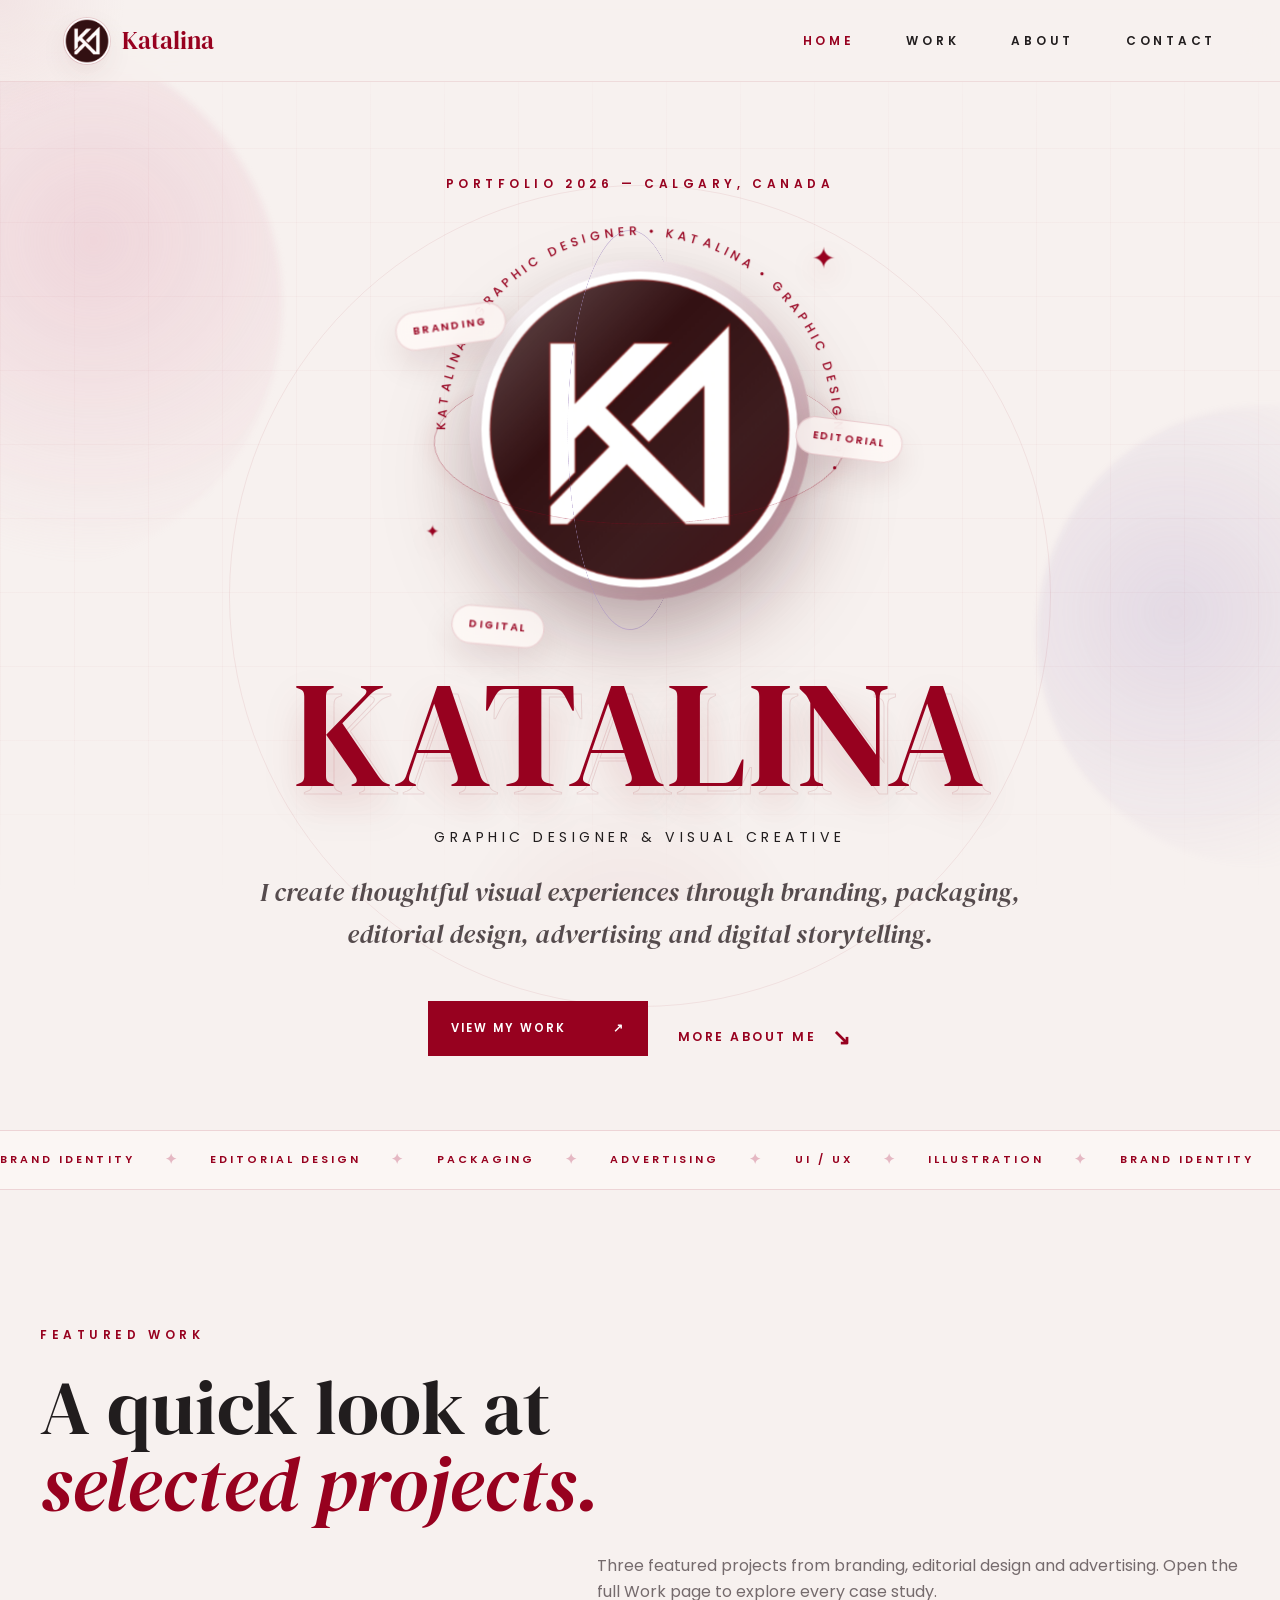
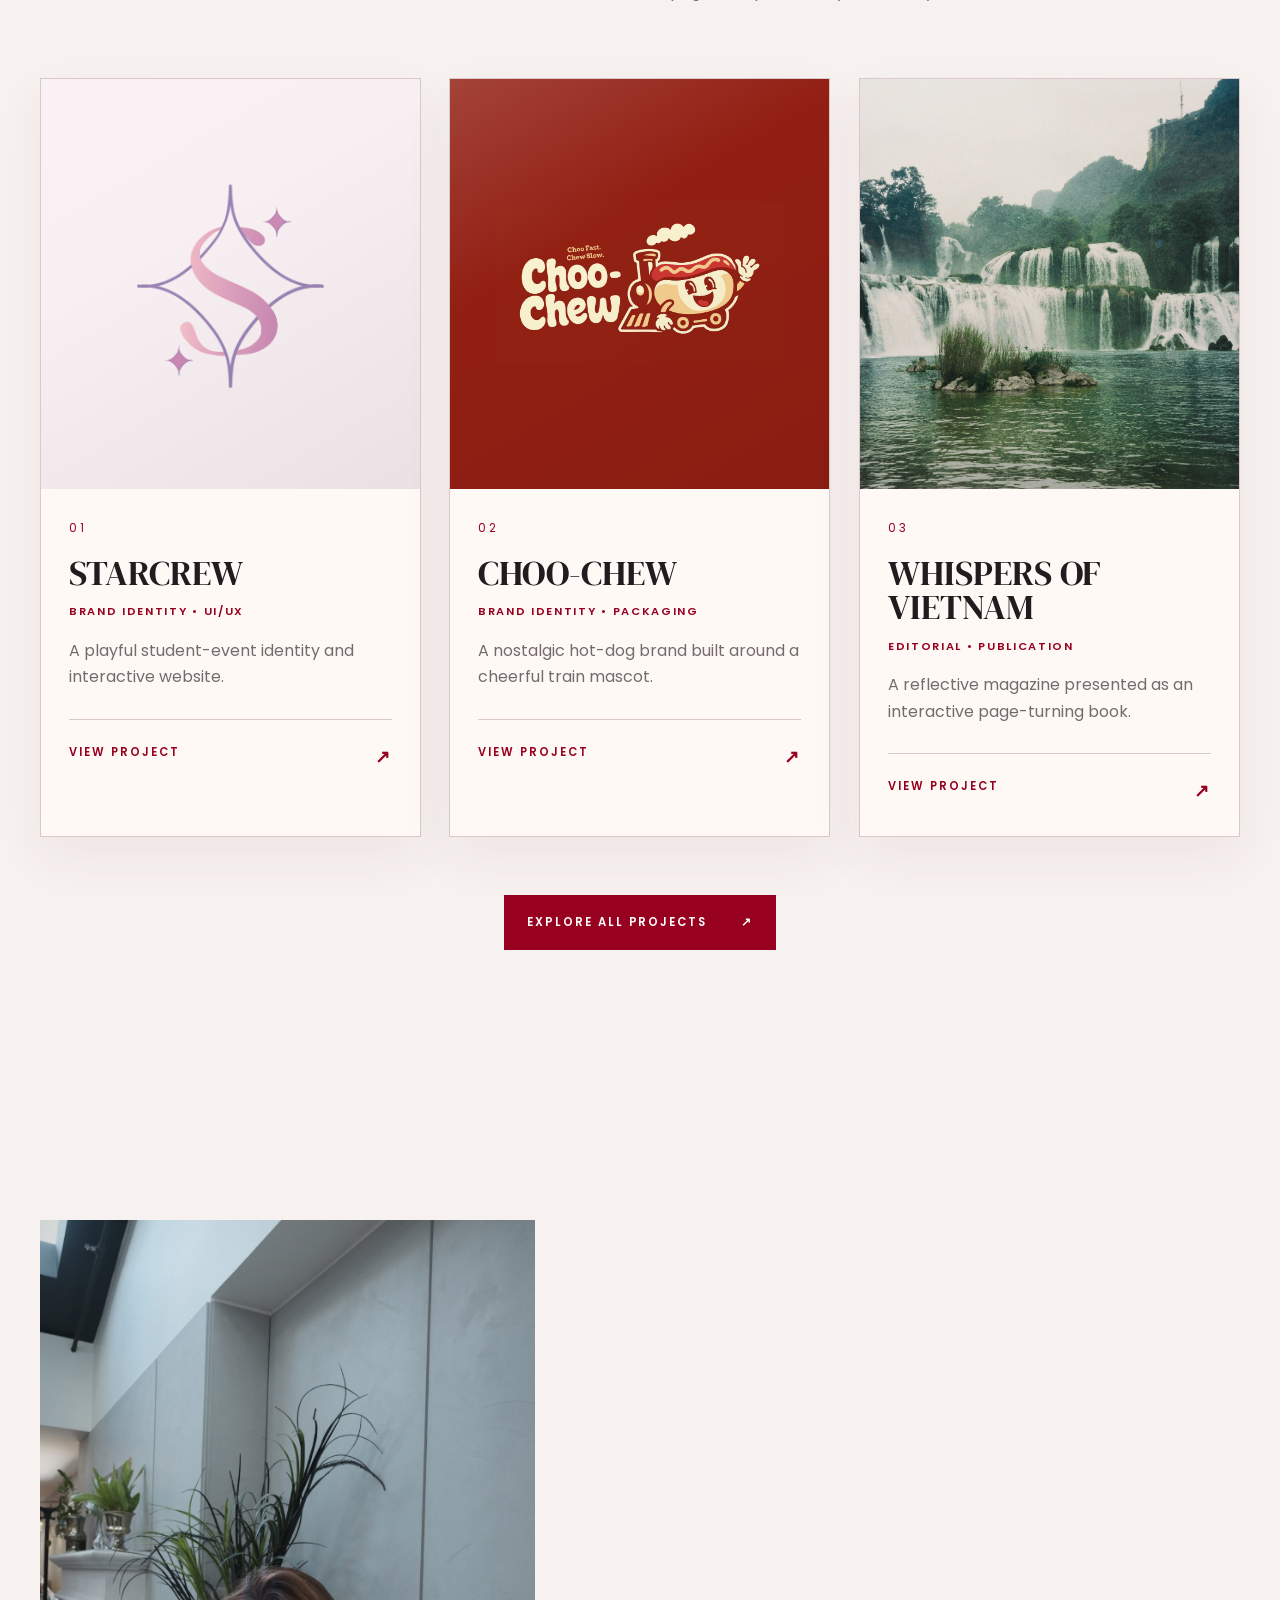
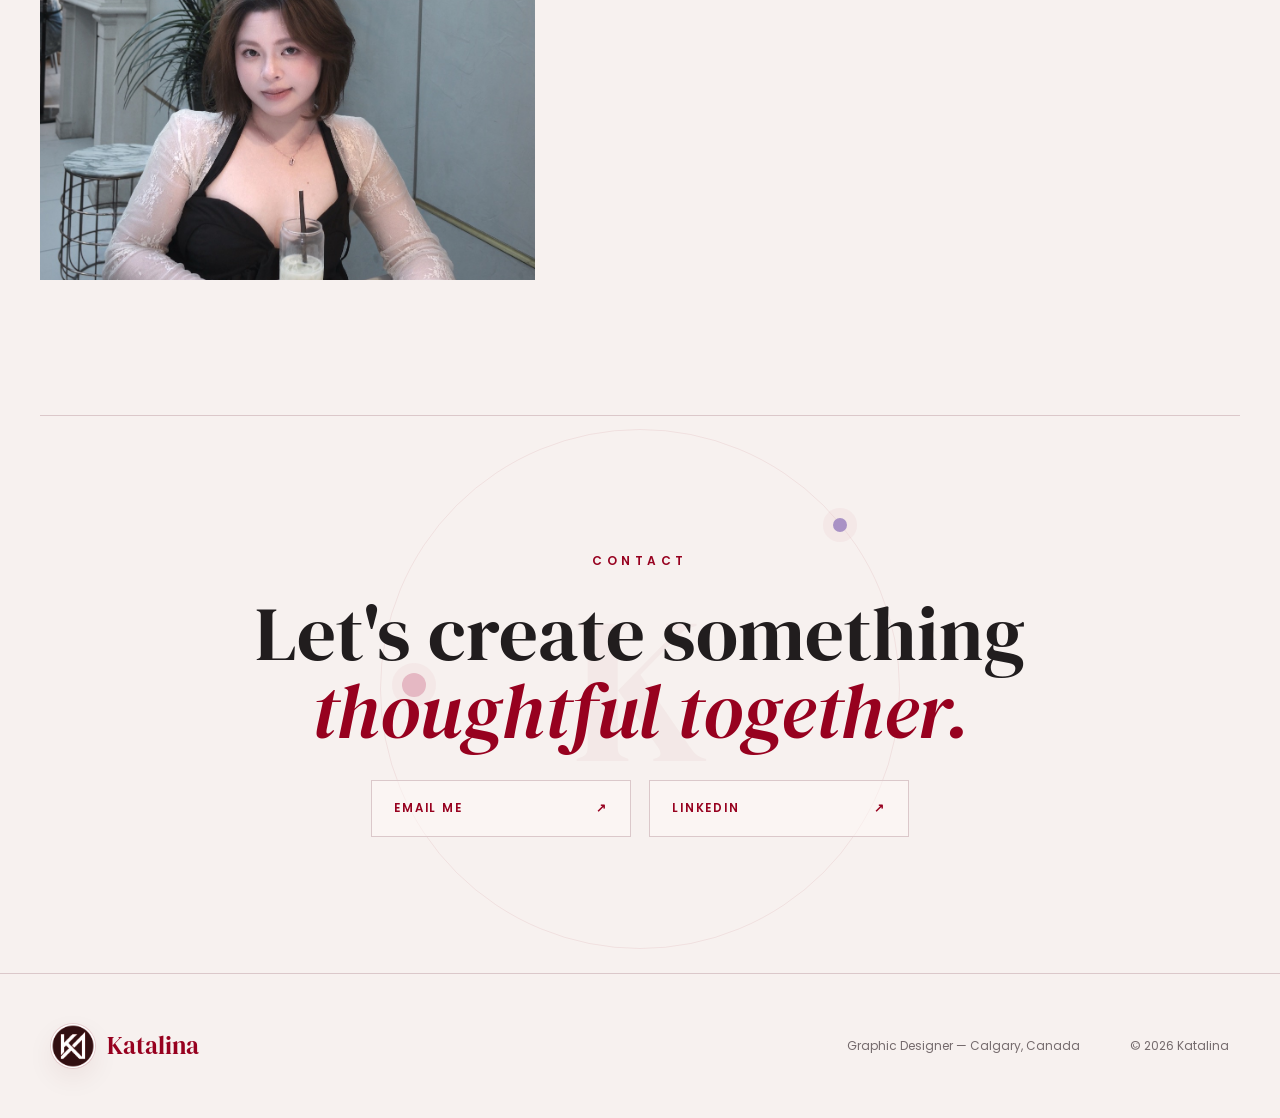
<file: index.html>
<!doctype html>
<html lang="en">
<head>
  <meta charset="utf-8">
  <meta name="viewport" content="width=device-width, initial-scale=1">
  <meta name="description" content="Katalina — Calgary-based graphic designer creating brand identities, editorial work, campaigns, packaging and interactive experiences.">
  <meta name="theme-color" content="#f7f1ef">
  <title>Katalina — Graphic Designer</title>
  <link rel="preconnect" href="https://fonts.googleapis.com">
  <link rel="preconnect" href="https://fonts.gstatic.com" crossorigin>
  <link href="https://fonts.googleapis.com/css2?family=DM+Serif+Display:ital@0;1&family=Poppins:wght@300;400;500;600&display=swap" rel="stylesheet">
  <link rel="stylesheet" href="style.css">
</head>
<body data-page="home">

  <div class="ambient-scene" aria-hidden="true">
    <span class="ambient-orb orb-one"></span>
    <span class="ambient-orb orb-two"></span>
    <span class="ambient-orb orb-three"></span>
    <span class="ambient-grid"></span>
  </div>
  <div class="cursor-light" aria-hidden="true"></div>


  <header class="site-header" id="top">
    <a class="brand magnetic" href="index.html" aria-label="Katalina home">
      <span class="brand-mark"><img src="images/logo-katalina.png" alt="Katalina KA monogram"></span>
      <span class="brand-name">Katalina</span>
    </a>
    <nav class="site-nav" aria-label="Main navigation">
      <a href="index.html" class="active" aria-current="page">Home</a>
      <a href="work.html">Work</a>
      <a href="about.html">About</a>
      <a href="about.html#contact">Contact</a>
    </nav>
    <button class="menu-button" type="button" aria-label="Open navigation" aria-expanded="false"><span></span><span></span></button>
  </header>


  <main>
    <section class="hero" aria-labelledby="hero-title">
      <p class="eyebrow hero-eyebrow reveal">Portfolio 2026 — Calgary, Canada</p>
      <div class="hero-stage reveal" data-hero-tilt aria-label="Animated Katalina logo flipping into a portrait">
        <div class="stage-halo"></div><div class="stage-ring ring-back"></div><div class="stage-ring ring-side"></div>
        <div class="portrait-disc">
          <div class="portrait-flipper">
            <div class="portrait-face portrait-logo-face"><img src="images/logo-katalina.png" alt="Katalina KA logo"></div>
            <div class="portrait-face portrait-photo-face"><img src="images/photo-hero-circle.jpg" alt="Portrait of Katalina"></div>
          </div>
          <span class="portrait-glass"></span>
        </div>
        <svg class="rotating-type" viewBox="0 0 520 520" aria-hidden="true">
          <defs><path id="hero-circle" d="M260,260 m-220,0 a220,220 0 1,1 440,0 a220,220 0 1,1 -440,0"></path></defs>
          <text><textPath href="#hero-circle">KATALINA • GRAPHIC DESIGNER • KATALINA • GRAPHIC DESIGNER • </textPath></text>
        </svg>
        <span class="orbit-chip chip-one">Branding</span><span class="orbit-chip chip-two">Editorial</span><span class="orbit-chip chip-three">Digital</span>
        <span class="spark spark-one">✦</span><span class="spark spark-two">✦</span>
      </div>
      <h1 id="hero-title" class="hero-title reveal" data-text="KATALINA">KATALINA</h1>
      <p class="hero-role reveal">Graphic Designer &amp; Visual Creative</p>
      <p class="hero-copy reveal">I create thoughtful visual experiences through branding, packaging, editorial design, advertising and digital storytelling.</p>
      <div class="hero-actions reveal"><a class="primary-button magnetic" href="work.html">View My Work <span>↗</span></a><a class="text-link magnetic" href="about.html">More About Me <span>↘</span></a></div>
    </section>

    <div class="marquee" aria-label="Design disciplines"><div class="marquee-track">
      <span>BRAND IDENTITY</span><i>✦</i><span>EDITORIAL DESIGN</span><i>✦</i><span>PACKAGING</span><i>✦</i><span>ADVERTISING</span><i>✦</i><span>UI / UX</span><i>✦</i><span>ILLUSTRATION</span><i>✦</i>
      <span>BRAND IDENTITY</span><i>✦</i><span>EDITORIAL DESIGN</span><i>✦</i><span>PACKAGING</span><i>✦</i><span>ADVERTISING</span><i>✦</i><span>UI / UX</span><i>✦</i><span>ILLUSTRATION</span><i>✦</i>
    </div></div>

    <section class="featured-work section-pad" aria-labelledby="featured-title">
      <div class="section-intro reveal"><p class="eyebrow">Featured Work</p><h2 id="featured-title">A quick look at<br><em>selected projects.</em></h2><p>Three featured projects from branding, editorial design and advertising. Open the full Work page to explore every case study.</p></div>
      <div class="project-grid home-project-grid">
        <a class="project-card logo-card reveal" href="work.html?project=starcrew" style="--thumb-bg:#f8eff2;--logo-width:58%"><div class="project-thumb"><img src="images/starcrew-logo.png" alt="STARCREW identity"></div><div class="project-meta"><span class="project-number">01</span><h3>STARCREW</h3><p class="project-category">Brand Identity • UI/UX</p><p class="project-description">A playful student-event identity and interactive website.</p><div class="view-label"><span>View Project</span><span>↗</span></div></div></a>
        <a class="project-card logo-card reveal" href="work.html?project=choochew" style="--thumb-bg:#921f13;--logo-width:76%"><div class="project-thumb"><img src="images/cc-01-brand-cover.jpg" alt="CHOO-CHEW identity"></div><div class="project-meta"><span class="project-number">02</span><h3>CHOO-CHEW</h3><p class="project-category">Brand Identity • Packaging</p><p class="project-description">A nostalgic hot-dog brand built around a cheerful train mascot.</p><div class="view-label"><span>View Project</span><span>↗</span></div></div></a>
        <a class="project-card reveal" href="work.html?project=vietnam" style="--thumb-bg:#d9e2dc;--cover-position:center 47%"><div class="project-thumb"><img src="images/vietnam-waterfall.jpg" alt="Whispers of Vietnam editorial project"></div><div class="project-meta"><span class="project-number">03</span><h3>WHISPERS OF VIETNAM</h3><p class="project-category">Editorial • Publication</p><p class="project-description">A reflective magazine presented as an interactive page-turning book.</p><div class="view-label"><span>View Project</span><span>↗</span></div></div></a>
      </div>
      <div class="center-cta reveal"><a class="primary-button magnetic" href="work.html">Explore All Projects <span>↗</span></a></div>
    </section>

    <section class="home-about section-pad" aria-labelledby="home-about-title">
      <div class="home-about-card reveal tilt-surface" data-tilt-strength="3"><img src="images/photo-about.jpg" alt="Katalina"></div>
      <div class="home-about-copy reveal"><p class="eyebrow">Who I Am</p><h2 id="home-about-title">Design shaped by<br><em>curiosity and care.</em></h2><p>I am a Calgary-based graphic design student who enjoys transforming ideas into identities, printed experiences and expressive digital work.</p><p>My full About page includes my story, interests and a space prepared for the “Who Am I” video.</p><a class="text-link magnetic" href="about.html#who-am-i">Visit My About Page <span>↘</span></a></div>
    </section>

    <section class="contact section-pad home-contact" aria-labelledby="home-contact-title">
      <div class="contact-orbit" aria-hidden="true"><span>K</span><i></i><i></i></div>
      <p class="eyebrow reveal">Contact</p><h2 id="home-contact-title" class="reveal">Let's create something<br><em>thoughtful together.</em></h2>
      <div class="contact-links reveal"><a class="magnetic" href="mailto:minhkhoaduongbui@gmail.com">Email Me <span>↗</span></a><a class="magnetic" href="https://www.linkedin.com/in/bui-minh-khoa-duong-391775349/" target="_blank" rel="noopener">LinkedIn <span>↗</span></a></div>
    </section>
  </main>


  <footer class="site-footer">
    <a class="footer-brand" href="index.html"><span class="brand-mark"><img src="images/logo-katalina.png" alt=""></span><span>Katalina</span></a>
    <p>Graphic Designer — Calgary, Canada</p>
    <p>© <span id="year"></span> Katalina</p>
  </footer>

  <script src="common.js"></script>
</body>
</html>
</file>
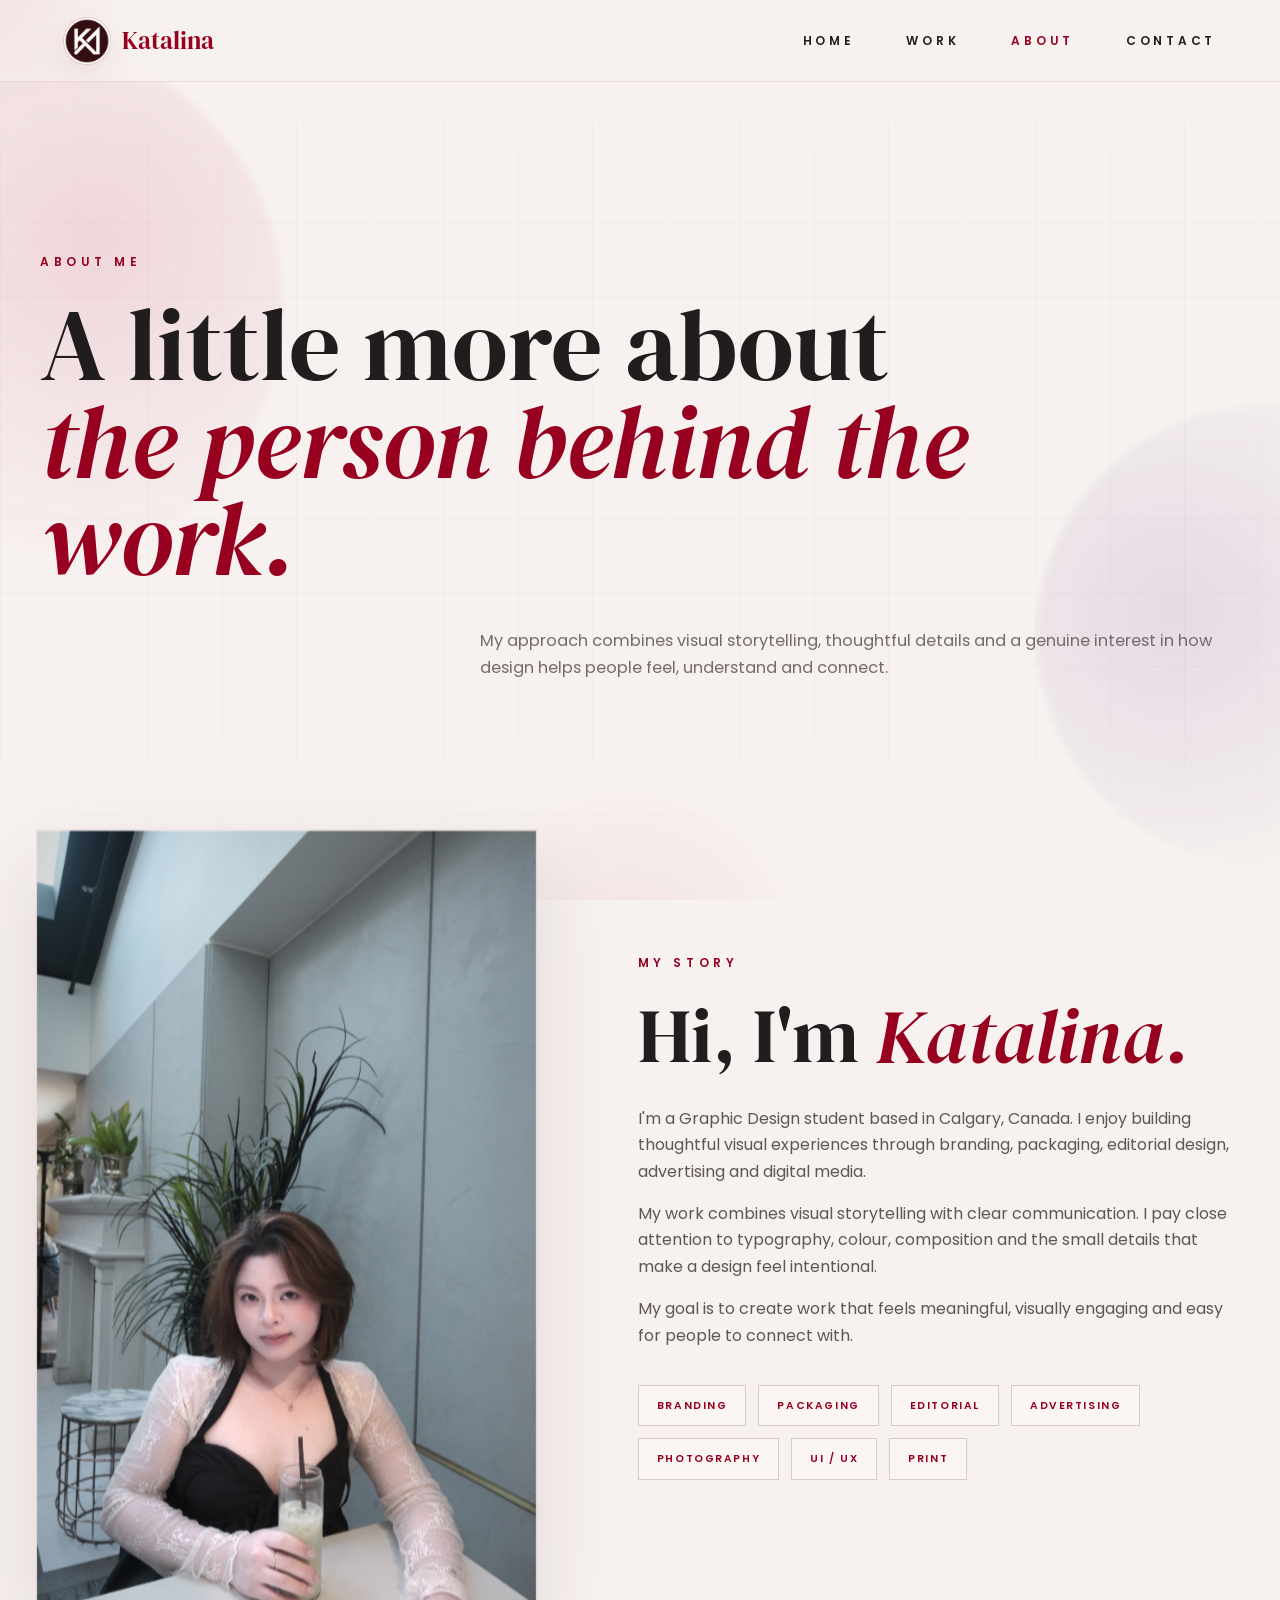
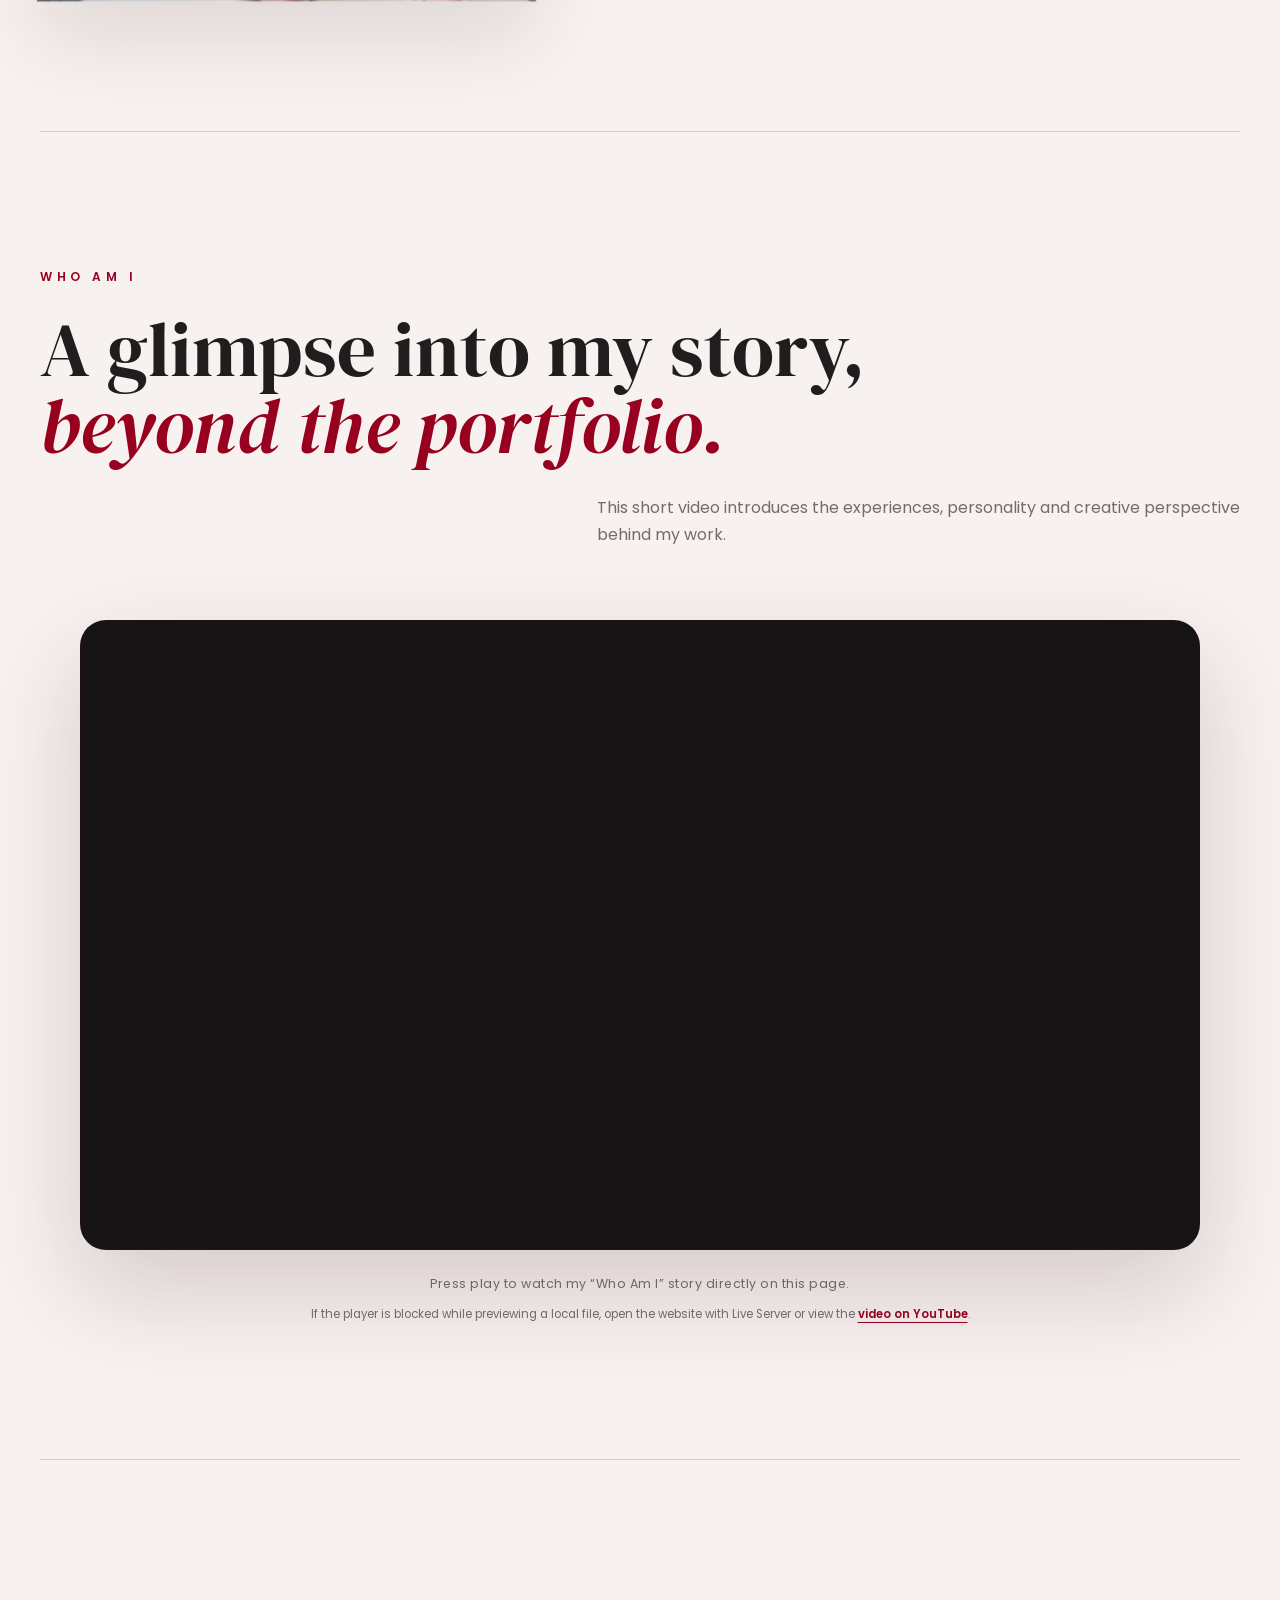
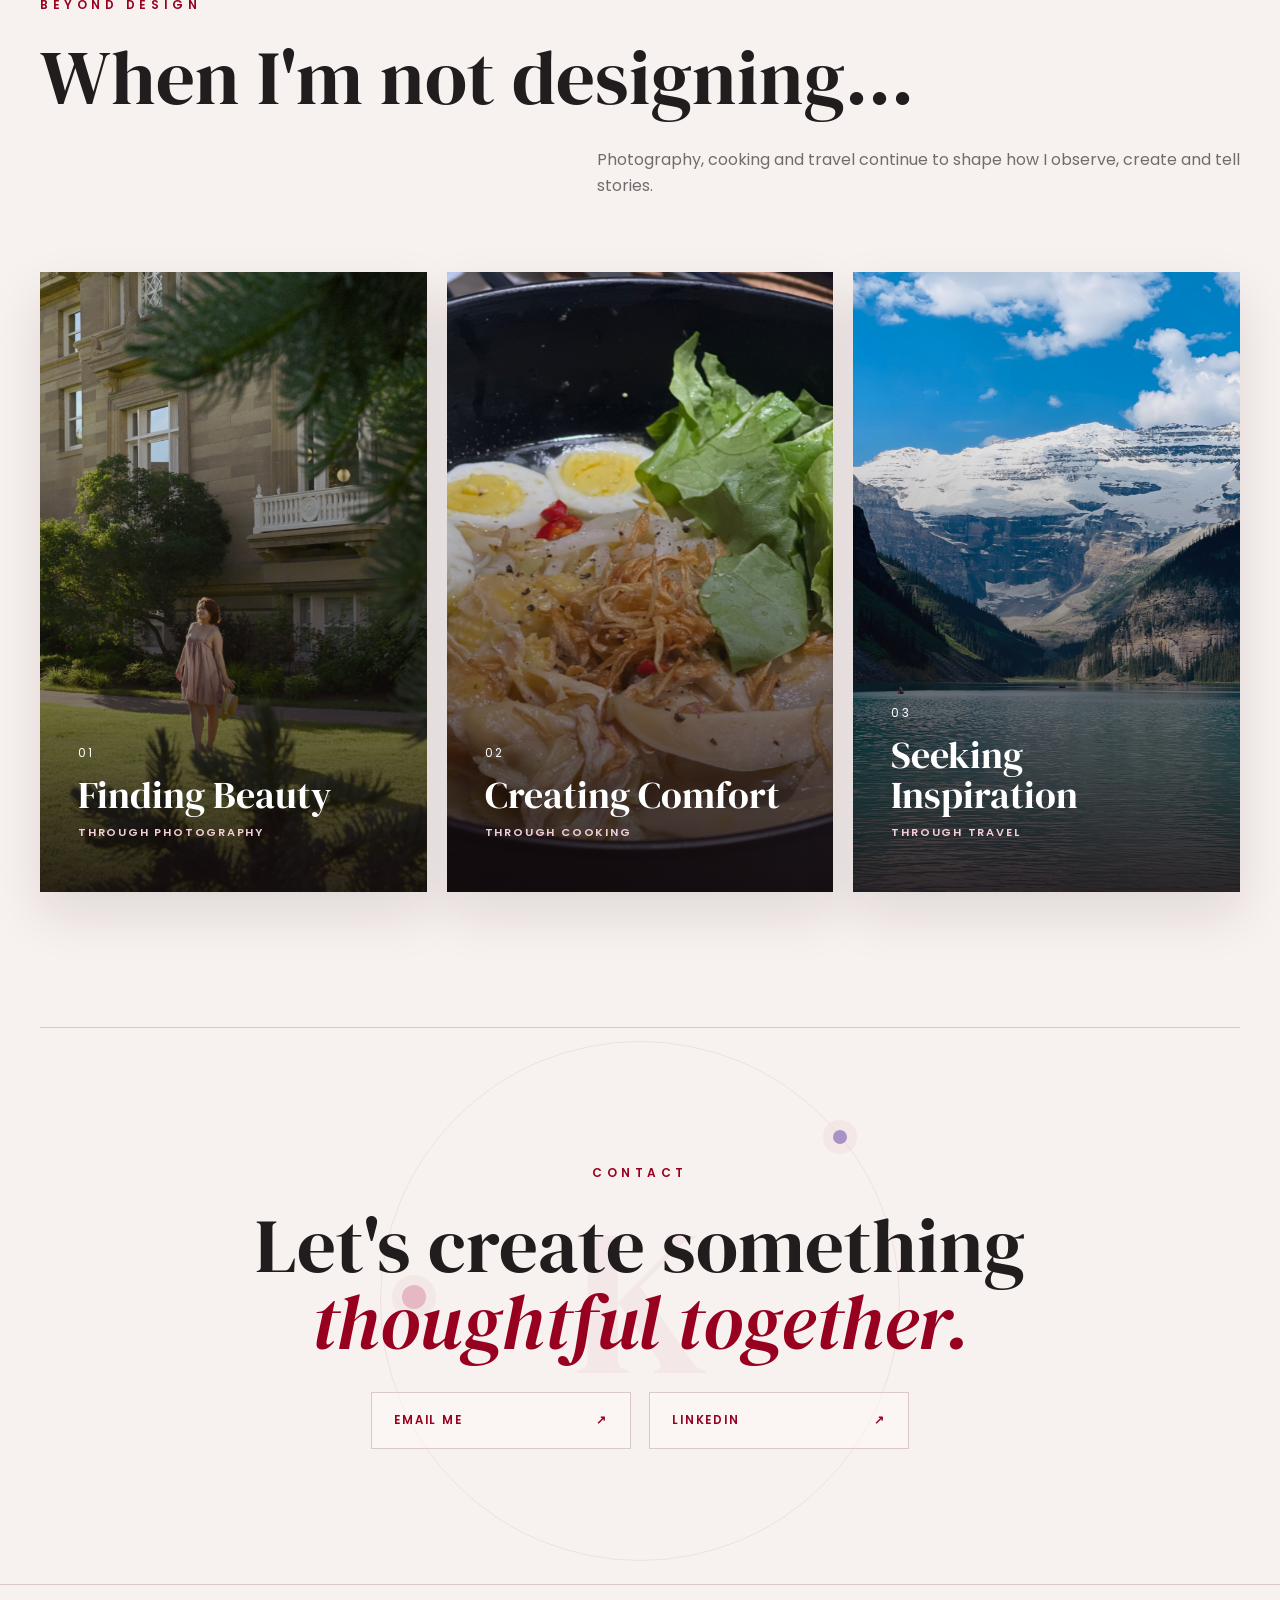
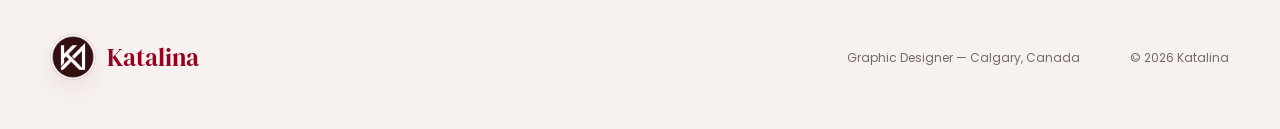
<file: about.html>
<!doctype html>
<html lang="en">
<head>
  <meta charset="utf-8">
  <meta name="viewport" content="width=device-width, initial-scale=1">
  <meta name="description" content="About Katalina, a Calgary-based graphic designer, including her story, interests and Who Am I video.">
  <meta name="theme-color" content="#f7f1ef">
  <title>About — Katalina</title>
  <link rel="preconnect" href="https://fonts.googleapis.com">
  <link rel="preconnect" href="https://fonts.gstatic.com" crossorigin>
  <link href="https://fonts.googleapis.com/css2?family=DM+Serif+Display:ital@0;1&family=Poppins:wght@300;400;500;600&display=swap" rel="stylesheet">
  <link rel="stylesheet" href="style.css">
</head>
<body data-page="about">

  <div class="ambient-scene" aria-hidden="true">
    <span class="ambient-orb orb-one"></span>
    <span class="ambient-orb orb-two"></span>
    <span class="ambient-orb orb-three"></span>
    <span class="ambient-grid"></span>
  </div>
  <div class="cursor-light" aria-hidden="true"></div>


  <header class="site-header" id="top">
    <a class="brand magnetic" href="index.html" aria-label="Katalina home">
      <span class="brand-mark"><img src="images/logo-katalina.png" alt="Katalina KA monogram"></span>
      <span class="brand-name">Katalina</span>
    </a>
    <nav class="site-nav" aria-label="Main navigation">
      <a href="index.html">Home</a>
      <a href="work.html">Work</a>
      <a href="about.html" class="active" aria-current="page">About</a>
      <a href="about.html#contact">Contact</a>
    </nav>
    <button class="menu-button" type="button" aria-label="Open navigation" aria-expanded="false"><span></span><span></span></button>
  </header>


  <main>
    <section class="page-hero about-page-hero section-pad" aria-labelledby="about-page-title"><p class="eyebrow reveal">About Me</p><h1 id="about-page-title" class="reveal">A little more about<br><em>the person behind the work.</em></h1><p class="page-lead reveal">My approach combines visual storytelling, thoughtful details and a genuine interest in how design helps people feel, understand and connect.</p></section>

    <section class="about section-pad" aria-labelledby="about-title">
      <div class="about-visual reveal tilt-surface" data-tilt-strength="5"><div class="about-photo"><img src="images/photo-about.jpg" alt="Portrait of Katalina"></div></div>
      <div class="about-copy reveal"><p class="eyebrow">My Story</p><h2 id="about-title">Hi, I'm <em>Katalina.</em></h2><p>I'm a Graphic Design student based in Calgary, Canada. I enjoy building thoughtful visual experiences through branding, packaging, editorial design, advertising and digital media.</p><p>My work combines visual storytelling with clear communication. I pay close attention to typography, colour, composition and the small details that make a design feel intentional.</p><p>My goal is to create work that feels meaningful, visually engaging and easy for people to connect with.</p><div class="skills" aria-label="Design skills"><span>Branding</span><span>Packaging</span><span>Editorial</span><span>Advertising</span><span>Photography</span><span>UI / UX</span><span>Print</span></div></div>
    </section>

    <section class="video-story section-pad" id="who-am-i" aria-labelledby="video-title">
      <div class="section-intro reveal">
        <p class="eyebrow">Who Am I</p>
        <h2 id="video-title">A glimpse into my story,<br><em>beyond the portfolio.</em></h2>
        <p>This short video introduces the experiences, personality and creative perspective behind my work.</p>
      </div>

      <div class="video-shell reveal tilt-surface" data-tilt-strength="2">
        <iframe width="560" height="315" src="https://www.youtube.com/embed/QxNOeks5B3Q?si=YxySCi50FtIepqpw" title="YouTube video player" frameborder="0" allow="accelerometer; autoplay; clipboard-write; encrypted-media; gyroscope; picture-in-picture; web-share" referrerpolicy="strict-origin-when-cross-origin" allowfullscreen></iframe>
      </div>

      <p class="video-note reveal">Press play to watch my “Who Am I” story directly on this page.</p>
      <p class="video-backup reveal">If the player is blocked while previewing a local file, open the website with Live Server or view the <a href="https://youtu.be/QxNOeks5B3Q" target="_blank" rel="noopener">video on YouTube</a>.</p>
    </section>

    <section class="hobbies section-pad" aria-labelledby="hobbies-title">
      <div class="section-intro reveal"><p class="eyebrow">Beyond Design</p><h2 id="hobbies-title">When I'm not designing...</h2><p>Photography, cooking and travel continue to shape how I observe, create and tell stories.</p></div>
      <div class="hobby-grid reveal">
        <article class="hobby-card tilt-surface" data-tilt-strength="4"><img src="images/hobby-photography.jpg" alt="A quiet portrait photographed outdoors"><div class="hobby-overlay"><span>01</span><h3>Finding Beauty</h3><p class="hobby-subtitle">Through Photography</p><p>Capturing quiet moments, architecture and everyday details helps me discover stories that inspire my visual work.</p></div></article>
        <article class="hobby-card tilt-surface" data-tilt-strength="4"><img src="images/hobby-cooking.jpg" alt="A homemade Vietnamese meal"><div class="hobby-overlay"><span>02</span><h3>Creating Comfort</h3><p class="hobby-subtitle">Through Cooking</p><p>Cooking lets me explore creativity through flavour, presentation and the small details that make an experience memorable.</p></div></article>
        <article class="hobby-card tilt-surface" data-tilt-strength="4"><img src="images/hobby-travel.jpg" alt="Mountain and lake landscape in Canada"><div class="hobby-overlay"><span>03</span><h3>Seeking Inspiration</h3><p class="hobby-subtitle">Through Travel</p><p>Every destination introduces new colours, cultures and perspectives that naturally influence my creative process.</p></div></article>
      </div>
    </section>

    <section class="contact section-pad" id="contact" aria-labelledby="contact-title"><div class="contact-orbit" aria-hidden="true"><span>K</span><i></i><i></i></div><p class="eyebrow reveal">Contact</p><h2 id="contact-title" class="reveal">Let's create something<br><em>thoughtful together.</em></h2><div class="contact-links reveal"><a class="magnetic" href="mailto:minhkhoaduongbui@gmail.com">Email Me <span>↗</span></a><a class="magnetic" href="https://www.linkedin.com/in/bui-minh-khoa-duong-391775349/" target="_blank" rel="noopener">LinkedIn <span>↗</span></a></div></section>
  </main>


  <footer class="site-footer">
    <a class="footer-brand" href="index.html"><span class="brand-mark"><img src="images/logo-katalina.png" alt=""></span><span>Katalina</span></a>
    <p>Graphic Designer — Calgary, Canada</p>
    <p>© <span id="year"></span> Katalina</p>
  </footer>

  <script src="common.js"></script>
</body>
</html>
</file>
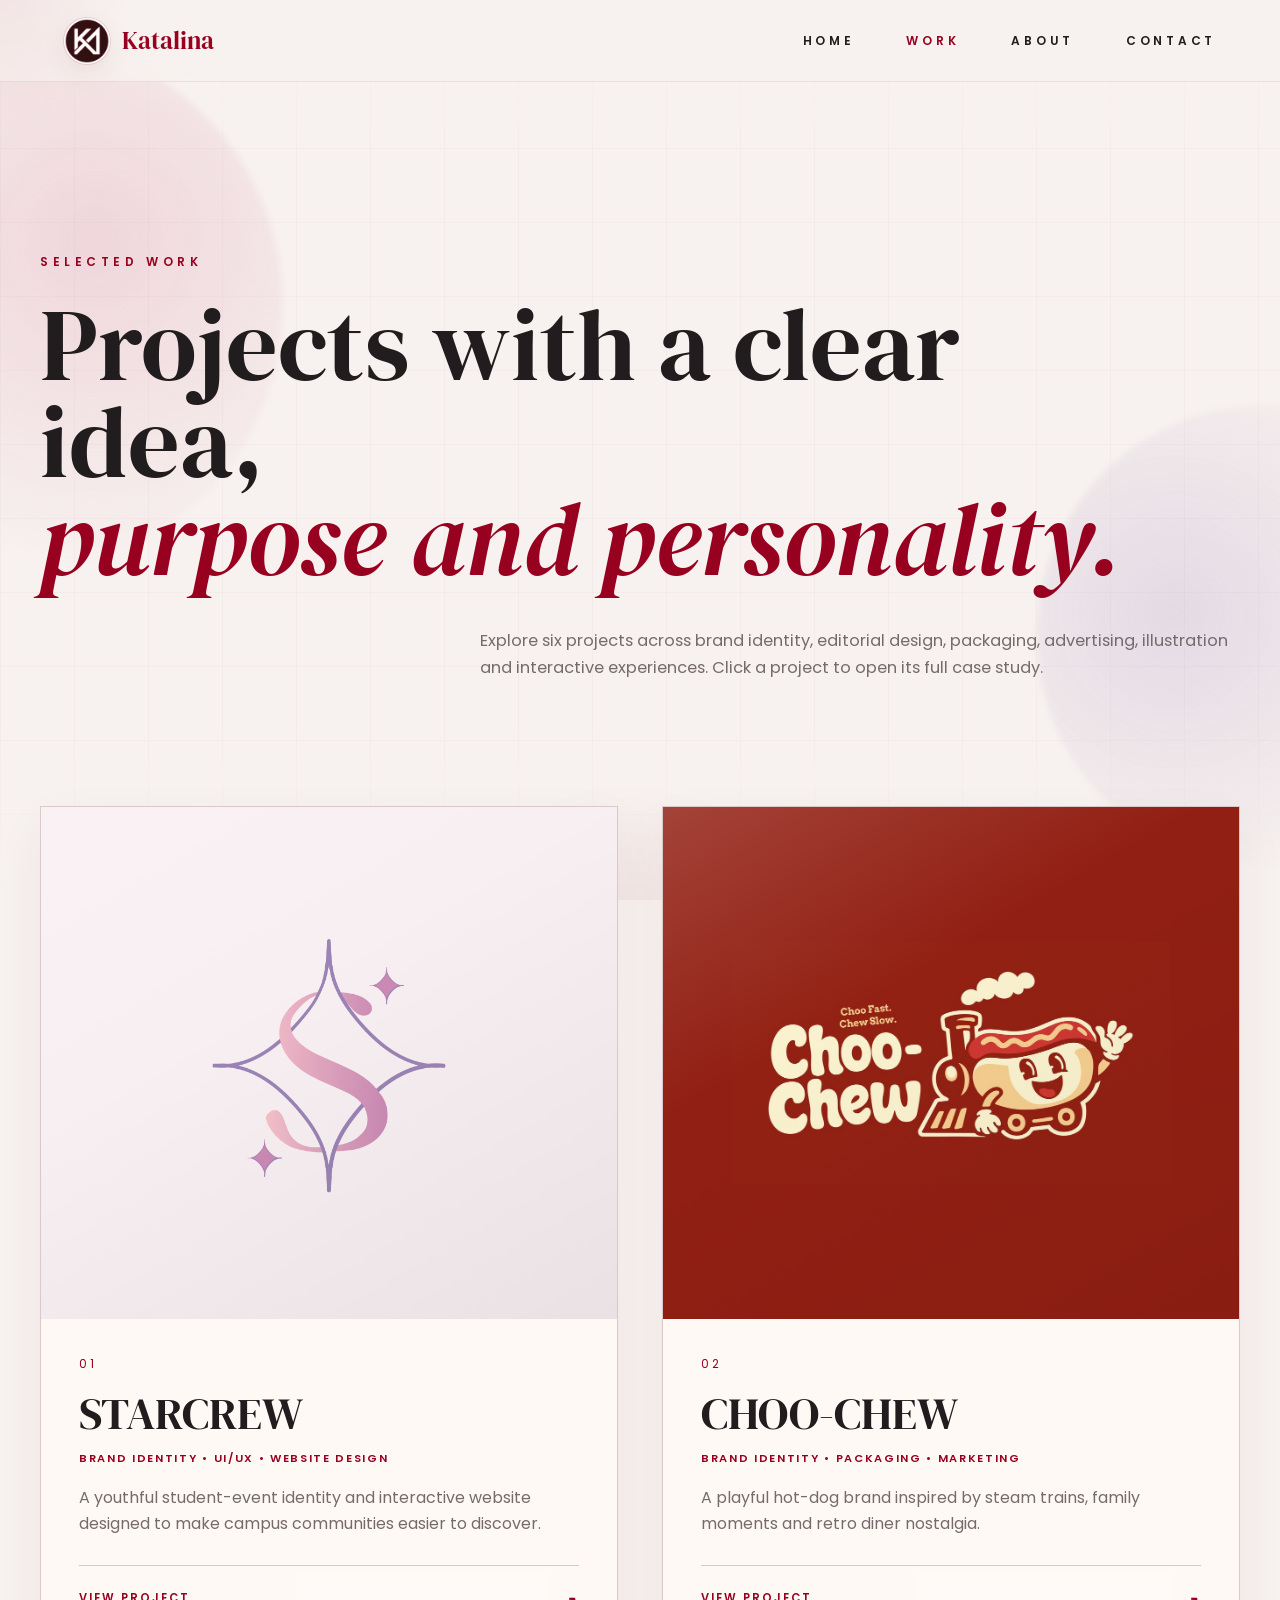
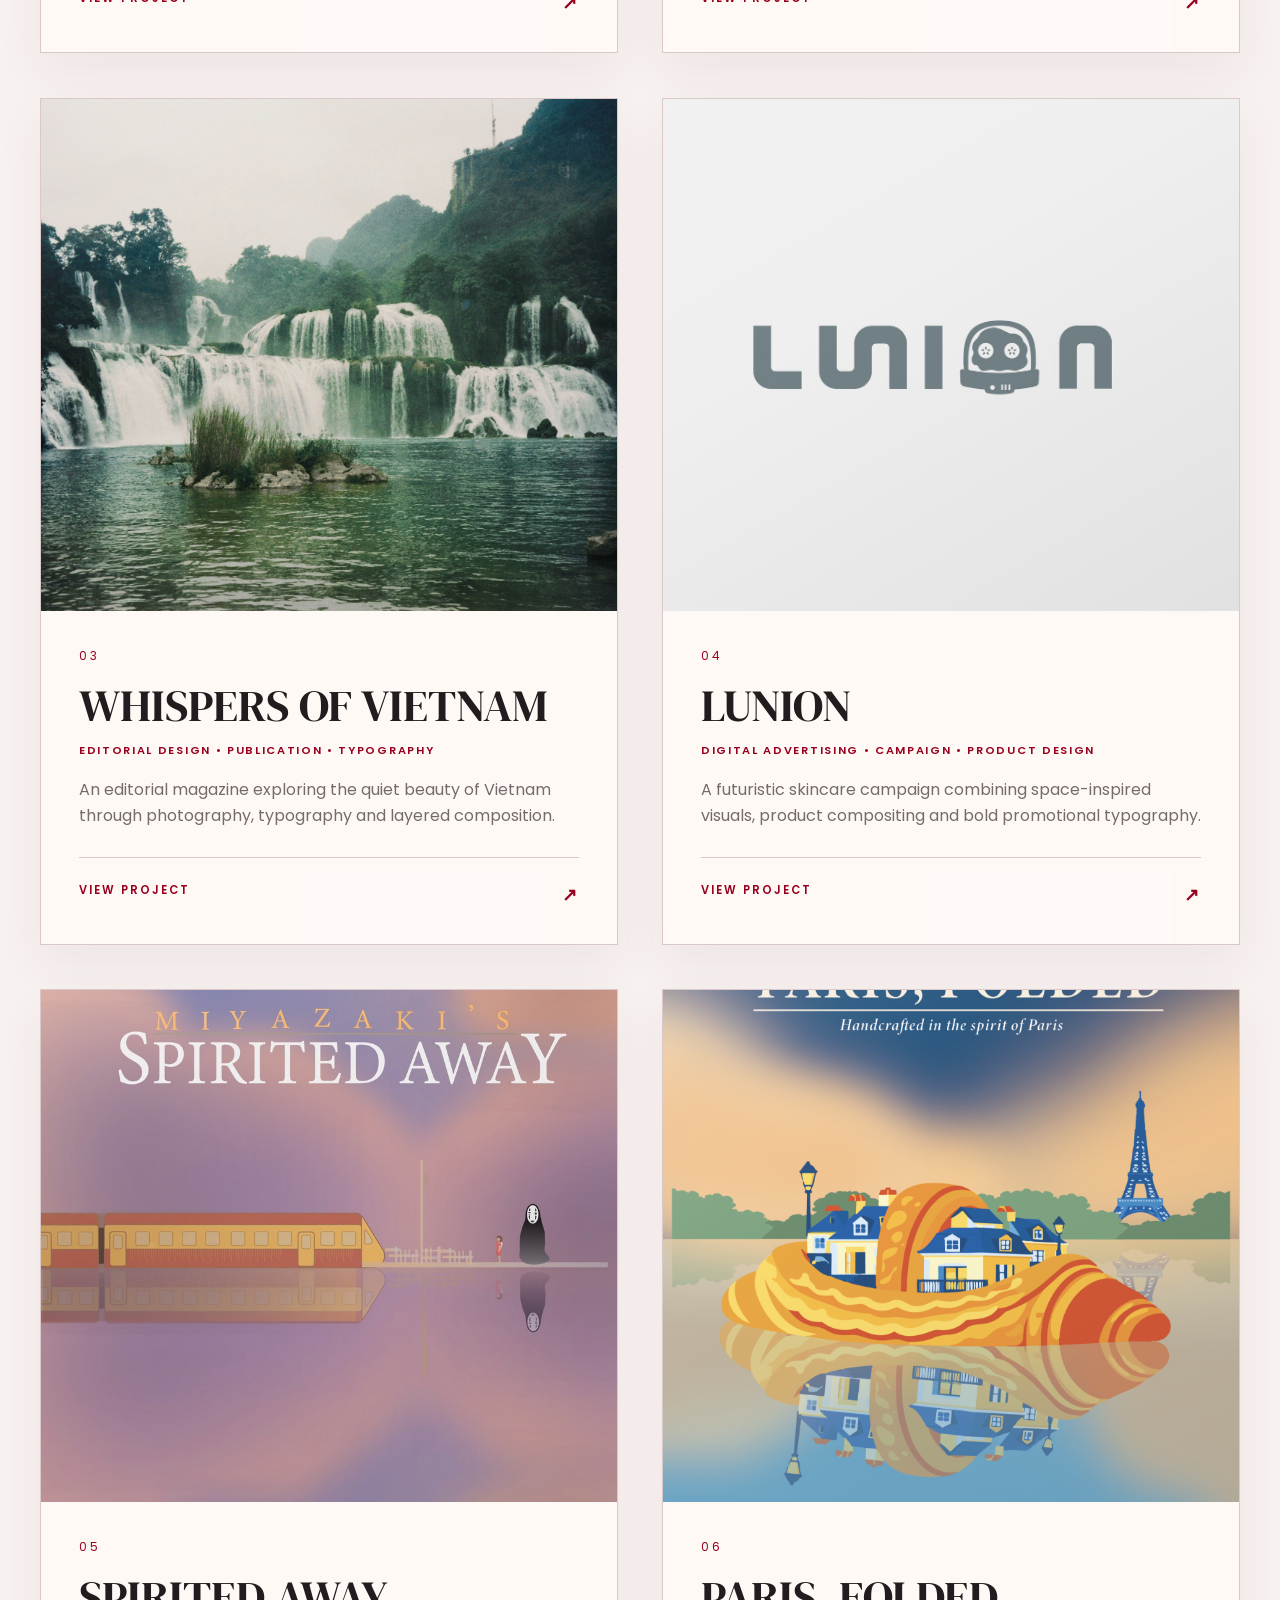
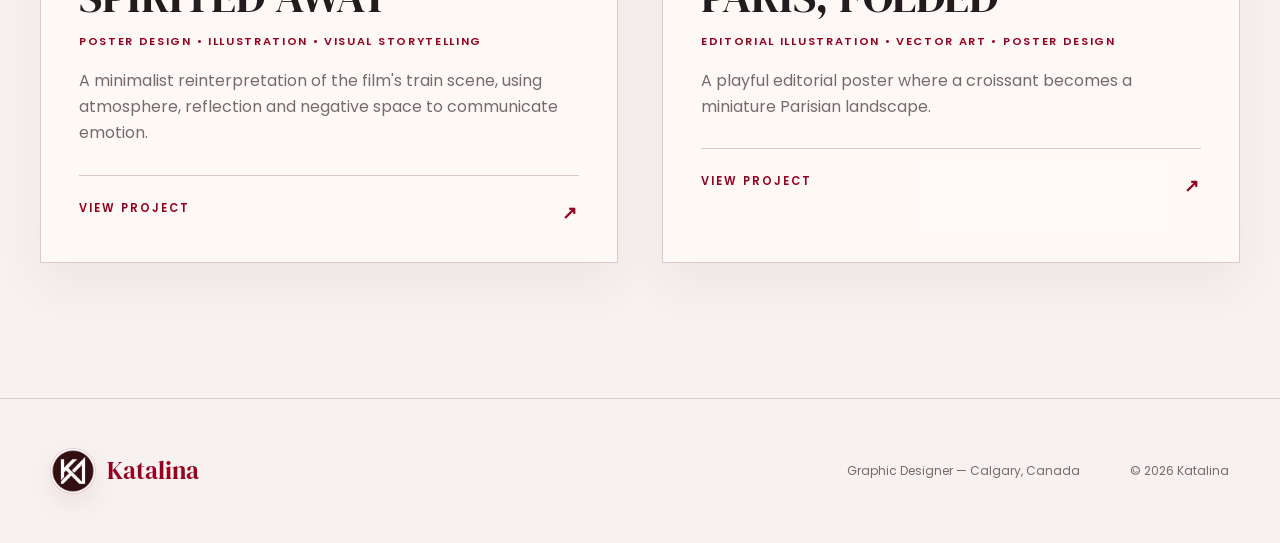
<file: work.html>
<!doctype html>
<html lang="en">
<head>
  <meta charset="utf-8">
  <meta name="viewport" content="width=device-width, initial-scale=1">
  <meta name="description" content="Selected graphic design projects by Katalina across branding, packaging, editorial, advertising and illustration.">
  <meta name="theme-color" content="#f7f1ef">
  <title>Work — Katalina</title>
  <link rel="preconnect" href="https://fonts.googleapis.com">
  <link rel="preconnect" href="https://fonts.gstatic.com" crossorigin>
  <link href="https://fonts.googleapis.com/css2?family=DM+Serif+Display:ital@0;1&family=Poppins:wght@300;400;500;600&display=swap" rel="stylesheet">
  <link rel="stylesheet" href="style.css">
</head>
<body data-page="work">

  <div class="ambient-scene" aria-hidden="true">
    <span class="ambient-orb orb-one"></span>
    <span class="ambient-orb orb-two"></span>
    <span class="ambient-orb orb-three"></span>
    <span class="ambient-grid"></span>
  </div>
  <div class="cursor-light" aria-hidden="true"></div>


  <header class="site-header" id="top">
    <a class="brand magnetic" href="index.html" aria-label="Katalina home">
      <span class="brand-mark"><img src="images/logo-katalina.png" alt="Katalina KA monogram"></span>
      <span class="brand-name">Katalina</span>
    </a>
    <nav class="site-nav" aria-label="Main navigation">
      <a href="index.html">Home</a>
      <a href="work.html" class="active" aria-current="page">Work</a>
      <a href="about.html">About</a>
      <a href="about.html#contact">Contact</a>
    </nav>
    <button class="menu-button" type="button" aria-label="Open navigation" aria-expanded="false"><span></span><span></span></button>
  </header>


  <main>
    <section class="page-hero work-page-hero section-pad" aria-labelledby="work-title">
      <p class="eyebrow reveal">Selected Work</p><h1 id="work-title" class="reveal">Projects with a clear idea,<br><em>purpose and personality.</em></h1>
      <p class="page-lead reveal">Explore six projects across brand identity, editorial design, packaging, advertising, illustration and interactive experiences. Click a project to open its full case study.</p>
    </section>
    <section class="projects section-pad work-projects" aria-label="Portfolio projects"><div class="project-grid" id="projectGrid"></div></section>
  </main>
  <aside class="project-view" id="projectView" role="dialog" aria-modal="true" aria-hidden="true" aria-label="Project case study">
    <div class="project-progress" id="projectProgress"></div>
    <div class="project-toolbar"><button class="project-close magnetic" id="projectClose" type="button"><span>←</span> Back to Work</button><a class="project-link" href="mailto:minhkhoaduongbui@gmail.com" id="projectContactLink">Start a conversation</a></div>
    <div id="projectContent"></div>
  </aside>


  <footer class="site-footer">
    <a class="footer-brand" href="index.html"><span class="brand-mark"><img src="images/logo-katalina.png" alt=""></span><span>Katalina</span></a>
    <p>Graphic Designer — Calgary, Canada</p>
    <p>© <span id="year"></span> Katalina</p>
  </footer>

  <script src="work.js"></script>
</body>
</html>
</file>
<file: style.css>
:root{
  --cream:#f7f1ef;
  --paper:#fffaf7;
  --burgundy:#97011f;
  --burgundy-deep:#51060f;
  --ink:#211d1e;
  --muted:#756b6d;
  --line:#dbc8ca;
  --pink:#e5b8c3;
  --lilac:#a992c5;
  --max:1420px;
  --serif:"DM Serif Display",Georgia,serif;
  --sans:"Poppins",Arial,sans-serif;
}
*{box-sizing:border-box}
html{scroll-behavior:smooth;scroll-padding-top:92px}
body{margin:0;background:var(--cream);color:var(--ink);font-family:var(--sans);font-size:16px;line-height:1.65;overflow-x:hidden}
body.modal-open{overflow:hidden}
img{display:block;max-width:100%}
a{color:inherit;text-decoration:none}
button{font:inherit;color:inherit}
::selection{background:var(--burgundy);color:#fff}

.ambient-scene{position:fixed;z-index:-2;inset:0;overflow:hidden;pointer-events:none}
.ambient-orb{position:absolute;border-radius:50%;filter:blur(3px);opacity:.52;will-change:transform}
.orb-one{width:42vw;height:42vw;left:-20vw;top:4vh;background:radial-gradient(circle at 65% 38%,rgba(231,184,197,.9),rgba(231,184,197,0) 67%);animation:ambientFloat 14s ease-in-out infinite alternate}
.orb-two{width:36vw;height:36vw;right:-17vw;top:45vh;background:radial-gradient(circle at 30% 45%,rgba(169,146,197,.46),rgba(169,146,197,0) 68%);animation:ambientFloat 18s ease-in-out -6s infinite alternate-reverse}
.orb-three{width:30vw;height:30vw;left:34vw;bottom:-20vw;background:radial-gradient(circle,rgba(151,1,31,.12),rgba(151,1,31,0) 69%);animation:ambientFloat 16s ease-in-out -4s infinite alternate}
.ambient-grid{position:absolute;inset:0;background-image:linear-gradient(rgba(151,1,31,.024) 1px,transparent 1px),linear-gradient(90deg,rgba(151,1,31,.024) 1px,transparent 1px);background-size:74px 74px;mask-image:linear-gradient(to bottom,transparent 0,#000 18%,#000 80%,transparent 100%)}
@keyframes ambientFloat{to{transform:translate3d(4vw,-3vh,0) scale(1.08)}}
.cursor-light{position:fixed;z-index:400;width:260px;height:260px;border-radius:50%;pointer-events:none;opacity:0;background:radial-gradient(circle,rgba(229,184,195,.18),rgba(229,184,195,0) 68%);transform:translate(-50%,-50%);transition:opacity .3s;mix-blend-mode:multiply}

.site-header{position:sticky;top:0;z-index:100;display:flex;align-items:center;justify-content:space-between;height:82px;padding:0 clamp(22px,5vw,76px);background:rgba(247,241,239,.84);border-bottom:1px solid rgba(151,1,31,.09);backdrop-filter:blur(18px) saturate(1.2)}
.brand,.footer-brand{display:flex;align-items:center;gap:12px}
.brand-mark{display:grid;place-items:center;width:46px;height:46px;border-radius:50%;overflow:hidden;background:#fff;box-shadow:0 0 0 1px rgba(151,1,31,.13),0 10px 28px rgba(81,6,15,.07);transform:translateZ(0)}
.brand-mark img{width:100%;height:100%;object-fit:cover;border-radius:50%}
.brand-name,.footer-brand span:last-child{font-family:var(--serif);font-size:1.58rem;color:var(--burgundy)}
.site-nav{display:flex;align-items:center;gap:52px}
.site-nav a{position:relative;font-size:.75rem;font-weight:600;letter-spacing:.31em;text-transform:uppercase}
.site-nav a::after{content:"";position:absolute;left:0;right:.31em;bottom:-8px;height:1px;background:var(--burgundy);transform:scaleX(0);transform-origin:right;transition:transform .3s}
.site-nav a:hover::after,.site-nav a:focus-visible::after{transform:scaleX(1);transform-origin:left}
.menu-button{display:none;border:0;background:none;padding:10px;cursor:pointer}
.menu-button span{display:block;width:28px;height:1px;background:var(--ink);margin:7px;transition:.3s}
.menu-button[aria-expanded="true"] span:first-child{transform:translateY(4px) rotate(45deg)}
.menu-button[aria-expanded="true"] span:last-child{transform:translateY(-4px) rotate(-45deg)}

.hero{position:relative;min-height:calc(100svh - 82px);display:flex;flex-direction:column;align-items:center;justify-content:center;width:100%;padding:92px 22px 74px;text-align:center;overflow:clip}
.hero::before{content:"";position:absolute;width:min(820px,90vw);height:min(820px,90vw);border:1px solid rgba(151,1,31,.07);border-radius:50%;top:49%;left:50%;transform:translate(-50%,-50%);pointer-events:none}
.eyebrow{margin:0 0 24px;color:var(--burgundy);font-size:.75rem;font-weight:600;letter-spacing:.38em;text-transform:uppercase}
.hero-eyebrow{position:relative;z-index:4;margin-bottom:18px}
.hero-stage{--hero-rx:0deg;--hero-ry:0deg;position:relative;width:clamp(300px,34vw,475px);aspect-ratio:1;margin:0 auto 26px;perspective:1200px;transform-style:preserve-3d;transform:rotateX(var(--hero-rx)) rotateY(var(--hero-ry));transition:transform .18s ease-out;will-change:transform}
.stage-halo{position:absolute;inset:10%;border-radius:50%;background:radial-gradient(circle at 38% 30%,#fff 0,#f1dfe3 36%,#dcb7c1 73%,#b7778a 100%);box-shadow:0 46px 100px rgba(81,6,15,.18),inset -30px -30px 60px rgba(81,6,15,.12),inset 20px 20px 60px rgba(255,255,255,.68);transform:translateZ(-25px)}
.portrait-disc{position:absolute;inset:15%;z-index:3;border-radius:50%;overflow:hidden;transform:translateZ(42px);box-shadow:0 28px 70px rgba(42,23,29,.24)}
.portrait-disc img{width:100%;height:100%;object-fit:cover;object-position:center 35%;filter:saturate(.88) contrast(1.02)}
.portrait-glass{position:absolute;inset:0;background:linear-gradient(135deg,rgba(255,255,255,.28),transparent 38%,rgba(255,255,255,.05) 68%,rgba(151,1,31,.12));mix-blend-mode:screen}
.stage-ring{position:absolute;inset:2%;border:1px solid rgba(151,1,31,.36);border-radius:50%;transform-style:preserve-3d;pointer-events:none}
.ring-back{transform:translateZ(-32px) rotateX(67deg) rotateZ(18deg);box-shadow:0 0 25px rgba(151,1,31,.08)}
.ring-side{inset:5%;border-color:rgba(169,146,197,.52);transform:translateZ(10px) rotateY(72deg) rotateZ(-20deg)}
.rotating-type{position:absolute;inset:0;z-index:4;width:100%;height:100%;overflow:visible;animation:spin 25s linear infinite;transform:translateZ(62px)}
.rotating-type text{fill:var(--burgundy);font-family:var(--sans);font-size:14px;font-weight:500;letter-spacing:5px}
.orbit-chip{position:absolute;z-index:5;padding:9px 15px;border:1px solid rgba(151,1,31,.16);border-radius:999px;background:rgba(255,250,247,.72);box-shadow:0 14px 30px rgba(81,6,15,.11);backdrop-filter:blur(10px);color:var(--burgundy);font-size:.62rem;font-weight:600;letter-spacing:.17em;text-transform:uppercase;white-space:nowrap}
.chip-one{left:-2%;top:24%;transform:translateZ(88px) rotate(-8deg);animation:chipFloat 4.6s ease-in-out infinite alternate}
.chip-two{right:-7%;top:48%;transform:translateZ(72px) rotate(7deg);animation:chipFloat 5.2s ease-in-out -1.4s infinite alternate-reverse}
.chip-three{left:10%;bottom:4%;transform:translateZ(94px) rotate(5deg);animation:chipFloat 4.9s ease-in-out -2.2s infinite alternate}
.spark{position:absolute;z-index:6;color:var(--burgundy);font-size:1.65rem;text-shadow:0 10px 25px rgba(151,1,31,.25);animation:sparkPulse 3.5s ease-in-out infinite}
.spark-one{right:9%;top:9%;transform:translateZ(105px)}
.spark-two{left:4%;bottom:25%;font-size:1rem;animation-delay:-1.4s;transform:translateZ(78px)}
@keyframes spin{to{transform:translateZ(62px) rotate(360deg)}}
@keyframes chipFloat{to{margin-top:-12px}}
@keyframes sparkPulse{50%{transform:translateZ(105px) scale(1.35) rotate(20deg);opacity:.55}}
.hero-title{position:relative;z-index:2;margin:0;color:var(--burgundy);font-family:var(--serif);font-size:clamp(5rem,11.7vw,10.8rem);font-weight:400;line-height:.82;letter-spacing:.012em;text-shadow:0 15px 45px rgba(151,1,31,.10)}
.hero-title::after{content:attr(data-text);position:absolute;inset:0;color:transparent;-webkit-text-stroke:1px rgba(151,1,31,.12);transform:translate(8px,8px);z-index:-1}
.hero-role{margin:30px 0 0;font-size:.88rem;letter-spacing:.32em;text-transform:uppercase}
.hero-copy{max-width:760px;margin:22px auto 17px;font-family:var(--serif);font-size:clamp(1.28rem,2vw,1.88rem);font-style:italic;color:#554b4d}
.text-link{display:inline-flex;align-items:center;gap:16px;margin-top:19px;color:var(--burgundy);font-size:.77rem;font-weight:600;letter-spacing:.2em;text-transform:uppercase}
.text-link span{font-size:1.4rem;transition:transform .25s}
.text-link:hover span{transform:translate(5px,5px)}
.magnetic{will-change:transform}

.marquee{overflow:hidden;border-block:1px solid rgba(151,1,31,.14);background:rgba(255,250,247,.55);padding:17px 0}
.marquee-track{display:flex;width:max-content;align-items:center;gap:30px;animation:marquee 30s linear infinite;color:var(--burgundy);font-size:.68rem;font-weight:600;letter-spacing:.28em;white-space:nowrap}
.marquee-track i{font-style:normal;color:var(--pink);font-size:.9rem}
@keyframes marquee{to{transform:translateX(-50%)}}

.section-pad{width:min(var(--max),calc(100% - 80px));margin:auto;padding:135px 0}
.section-intro{display:grid;grid-template-columns:1fr 1.35fr;column-gap:80px;margin-bottom:72px}
.section-intro .eyebrow{grid-column:1}
.section-intro h2{grid-column:1/3;max-width:1120px;margin:0;font-family:var(--serif);font-size:clamp(3rem,6vw,6.25rem);font-weight:400;line-height:.99}
.section-intro h2 em{color:var(--burgundy);font-weight:400}
.section-intro>p:last-child{grid-column:2;max-width:660px;margin:32px 0 0;color:var(--muted)}

.project-grid{display:grid;grid-template-columns:repeat(2,minmax(0,1fr));gap:44px}
.project-wrap{perspective:1300px}
.project-card{--rx:0deg;--ry:0deg;--mx:50%;--my:50%;position:relative;height:100%;background:rgba(255,250,247,.82);color:var(--ink);border:1px solid var(--line);cursor:pointer;overflow:hidden;transform-style:preserve-3d;transform:rotateX(var(--rx)) rotateY(var(--ry));transition:transform .16s ease-out,box-shadow .42s,background .42s;box-shadow:0 20px 48px rgba(83,49,56,.06);will-change:transform}
.project-card::after{content:"";position:absolute;inset:0;pointer-events:none;background:radial-gradient(circle at var(--mx) var(--my),rgba(255,255,255,.52),transparent 34%);opacity:0;transition:opacity .3s;mix-blend-mode:screen}
.project-card:hover,.project-card:focus-visible{box-shadow:0 42px 95px rgba(83,49,56,.18);background:var(--paper);outline:none}
.project-card:hover::after,.project-card:focus-visible::after{opacity:1}
.project-thumb{position:relative;height:clamp(380px,40vw,575px);overflow:hidden;background:var(--thumb-bg,#f5ecea);transform:translateZ(28px)}
.project-thumb::after{content:"";position:absolute;inset:0;background:linear-gradient(150deg,rgba(255,255,255,.16),transparent 37%,rgba(0,0,0,.06));pointer-events:none}
.project-thumb img{width:100%;height:100%;object-fit:var(--cover-fit,cover);object-position:var(--cover-position,center);transition:transform .65s cubic-bezier(.2,.8,.2,1),filter .5s}
.project-card:hover .project-thumb img{transform:scale(1.045);filter:saturate(1.04)}
.project-card.logo-card .project-thumb{display:grid;place-items:center}
.project-card.logo-card .project-thumb img{width:var(--logo-width,58%);height:var(--logo-height,58%);object-fit:contain;transform:none}
.project-card.logo-card:hover .project-thumb img{transform:scale(1.065)}
.project-meta{position:relative;padding:36px 38px 34px;transform:translateZ(20px);background:rgba(255,250,247,.94)}
.project-number{display:block;margin-bottom:18px;color:var(--burgundy);font-size:.73rem;letter-spacing:.26em}
.project-meta h3{margin:0 0 12px;font-family:var(--serif);font-size:clamp(2.05rem,3.5vw,3.65rem);font-weight:400;line-height:1}
.project-category{margin:0 0 17px;color:var(--burgundy);font-size:.7rem;font-weight:600;letter-spacing:.15em;text-transform:uppercase}
.project-description{max-width:620px;margin:0;color:var(--muted)}
.view-label{display:flex;justify-content:space-between;margin-top:28px;padding-top:23px;border-top:1px solid var(--line);color:var(--burgundy);font-size:.71rem;font-weight:600;letter-spacing:.18em;text-transform:uppercase}
.view-label span:last-child{font-size:1.1rem;transition:transform .25s}
.project-card:hover .view-label span:last-child{transform:translate(5px,-5px)}

.about{display:grid;grid-template-columns:minmax(0,.9fr) minmax(0,1.1fr);gap:105px;align-items:center}
.about-visual{--rx:0deg;--ry:0deg;position:relative;perspective:1200px;transform-style:preserve-3d;transform:rotateX(var(--rx)) rotateY(var(--ry));transition:transform .18s ease-out}
.about-photo{height:760px;overflow:hidden;border:1px solid rgba(151,1,31,.08);box-shadow:0 35px 80px rgba(48,30,34,.12);transform:translateZ(20px)}
.about-photo img{width:100%;height:100%;object-fit:cover;object-position:center 43%}
.about-stamp{position:absolute;right:-28px;bottom:42px;display:grid;place-items:center;width:112px;height:112px;border-radius:50%;background:var(--burgundy);color:#fff;font-size:.62rem;font-weight:600;letter-spacing:.23em;text-align:center;box-shadow:0 20px 45px rgba(81,6,15,.24);transform:translateZ(68px) rotate(8deg)}
.about-copy h2,.contact h2{margin:0 0 32px;font-family:var(--serif);font-size:clamp(3.35rem,6vw,6rem);font-weight:400;line-height:1}
.about-copy h2 em,.contact h2 em{color:var(--burgundy);font-weight:400}
.about-copy>p:not(.eyebrow){max-width:720px;color:#5f5658}
.skills{display:flex;flex-wrap:wrap;gap:12px;margin-top:36px}
.skills span{padding:11px 18px;border:1px solid var(--line);background:rgba(255,250,247,.55);color:var(--burgundy);font-size:.66rem;font-weight:600;letter-spacing:.15em;text-transform:uppercase;transition:transform .25s,background .25s,color .25s}
.skills span:hover{transform:translateY(-4px);background:var(--burgundy);color:#fff}

.hobby-grid{display:flex;gap:20px;height:620px;perspective:1500px}
.hobby-card{--rx:0deg;--ry:0deg;position:relative;flex:1;min-width:0;overflow:hidden;cursor:default;transform-style:preserve-3d;transform:rotateX(var(--rx)) rotateY(var(--ry));transition:flex .55s cubic-bezier(.2,.8,.2,1),transform .17s ease-out,filter .42s,box-shadow .42s;box-shadow:0 22px 50px rgba(32,22,24,.11)}
.hobby-card:hover{flex:1.55;box-shadow:0 38px 80px rgba(32,22,24,.23)}
.hobby-card img{width:100%;height:100%;object-fit:cover;transition:transform .7s;transform:translateZ(10px) scale(1.01)}
.hobby-card:first-child img{object-position:center 54%}
.hobby-card:nth-child(2) img{object-position:center 50%}
.hobby-card:nth-child(3) img{object-position:center 50%}
.hobby-card:hover img{transform:translateZ(10px) scale(1.07)}
.hobby-overlay{position:absolute;inset:0;display:flex;flex-direction:column;justify-content:flex-end;padding:38px;color:#fff;background:linear-gradient(180deg,transparent 21%,rgba(20,12,14,.88));transform:translateZ(28px)}
.hobby-overlay span{font-size:.72rem;letter-spacing:.2em}
.hobby-overlay h3{margin:12px 0 0;font-family:var(--serif);font-size:clamp(2rem,3vw,3.3rem);font-weight:400;line-height:1.03}
.hobby-subtitle{margin:9px 0 12px!important;color:#f4ced6!important;font-size:.7rem!important;font-weight:600;letter-spacing:.16em;text-transform:uppercase}
.hobby-overlay p:last-child{max-height:0;margin:0;opacity:0;overflow:hidden;transition:max-height .45s,opacity .35s .08s}
.hobby-card:hover .hobby-overlay p:last-child{max-height:190px;opacity:1}
.hobby-grid:hover .hobby-card:not(:hover){filter:brightness(.7) saturate(.75)}

.contact{position:relative;text-align:center;border-top:1px solid var(--line);overflow:hidden}
.contact .eyebrow{text-align:center}
.contact h2{position:relative;z-index:2}
.contact-links{position:relative;z-index:2;display:flex;justify-content:center;gap:18px;flex-wrap:wrap}
.contact-links a{display:flex;gap:38px;justify-content:space-between;min-width:260px;padding:18px 22px;border:1px solid var(--line);background:rgba(255,250,247,.5);color:var(--burgundy);font-size:.73rem;font-weight:600;letter-spacing:.16em;text-transform:uppercase;transition:background .25s,color .25s}
.contact-links a:hover{background:var(--burgundy);color:#fff}
.contact-orbit{position:absolute;left:50%;top:49%;width:520px;height:520px;transform:translate(-50%,-50%);border:1px solid rgba(151,1,31,.07);border-radius:50%;pointer-events:none;animation:contactSpin 20s linear infinite}
.contact-orbit span{position:absolute;left:50%;top:50%;font-family:var(--serif);font-size:13rem;color:rgba(151,1,31,.035);transform:translate(-50%,-50%)}
.contact-orbit i{position:absolute;width:24px;height:24px;border-radius:50%;background:var(--pink);box-shadow:0 0 0 10px rgba(229,184,195,.16)}
.contact-orbit i:nth-of-type(1){left:4%;top:47%}.contact-orbit i:nth-of-type(2){right:10%;top:17%;width:14px;height:14px;background:var(--lilac)}
@keyframes contactSpin{to{transform:translate(-50%,-50%) rotate(360deg)}}
.site-footer{display:grid;grid-template-columns:1fr auto auto;gap:50px;align-items:center;padding:50px max(4vw,34px);border-top:1px solid var(--line);font-size:.75rem;color:var(--muted)}
.footer-brand .brand-mark{width:44px;height:44px}.footer-brand span:last-child{font-size:1.55rem}

.project-view{position:fixed;z-index:500;inset:0;background:var(--paper);overflow-y:auto;overscroll-behavior:contain;transform:translateY(102%);visibility:hidden;transition:transform .7s cubic-bezier(.77,0,.18,1),visibility .7s}
.project-view.open{transform:none;visibility:visible}
.project-progress{position:fixed;z-index:8;left:0;top:0;width:0;height:3px;background:linear-gradient(90deg,var(--burgundy),var(--pink),var(--lilac));transition:width .08s linear}
.project-toolbar{position:sticky;top:0;z-index:7;display:flex;justify-content:space-between;align-items:center;height:82px;padding:0 max(4vw,34px);background:rgba(255,250,247,.91);border-bottom:1px solid var(--line);backdrop-filter:blur(16px)}
.project-close{border:0;background:none;color:var(--burgundy);cursor:pointer;font-size:.7rem;font-weight:600;letter-spacing:.15em;text-transform:uppercase}
.project-close span{font-size:1.2rem;margin-right:9px}
.project-link{font-size:.67rem;font-weight:600;letter-spacing:.14em;text-transform:uppercase}
.case-hero,.case-section,.next-project{width:min(1320px,calc(100% - 80px));margin:auto}
.case-hero{display:grid;grid-template-columns:1fr 1fr;gap:80px;align-items:center;min-height:calc(100svh - 82px);padding:90px 0;perspective:1400px}
.case-kicker{color:var(--burgundy);font-size:.7rem;font-weight:600;letter-spacing:.16em;text-transform:uppercase}
.case-title{margin:18px 0 30px;font-family:var(--serif);font-size:clamp(4.45rem,8.8vw,9.2rem);font-weight:400;line-height:.84}
.case-summary{max-width:650px;color:#61585a;font-size:1.01rem}
.case-tags{display:flex;flex-wrap:wrap;gap:10px;margin-top:30px}
.case-tags span{padding:9px 14px;border:1px solid var(--line);font-size:.62rem;font-weight:600;letter-spacing:.12em;text-transform:uppercase}
.case-cover{--case-rx:0deg;--case-ry:0deg;display:grid;place-items:center;min-height:590px;background:#f4e9e8;overflow:hidden;transform-style:preserve-3d;transform:rotateX(var(--case-rx)) rotateY(var(--case-ry));transition:transform .17s ease-out;box-shadow:0 38px 85px rgba(41,24,28,.15)}
.case-cover img{width:100%;height:100%;object-fit:var(--case-fit,cover);object-position:var(--case-position,center);transform:translateZ(24px);transition:transform .6s}
.case-cover:hover img{transform:translateZ(36px) scale(1.025)}
.case-cover.logo-cover img{width:var(--case-logo-width,62%);height:var(--case-logo-height,62%);object-fit:contain}
.case-section{padding:115px 0;border-top:1px solid var(--line)}
.case-section-head{display:grid;grid-template-columns:.72fr 1.28fr;gap:70px;margin-bottom:55px}
.case-section h3{margin:0;font-family:var(--serif);font-size:clamp(2.55rem,4vw,4.55rem);font-weight:400;line-height:1.02}
.case-section-head p{max-width:770px;margin:8px 0 0;color:#62595b}
.case-gallery{display:grid;grid-template-columns:repeat(2,minmax(0,1fr));gap:25px;align-items:start}
.case-gallery.single{grid-template-columns:1fr;max-width:960px;margin:auto}
.case-gallery.three{grid-template-columns:repeat(2,minmax(0,1fr))}
.case-gallery.three .case-image:first-child{grid-column:1/-1}
.case-gallery.editorial{grid-template-columns:repeat(2,minmax(0,1fr))}
.case-image{--rx:0deg;--ry:0deg;margin:0;background:#efe7e4;border:1px solid rgba(151,1,31,.07);overflow:hidden;perspective:1100px;transform-style:preserve-3d;transform:rotateX(var(--rx)) rotateY(var(--ry));transition:transform .17s ease-out,box-shadow .35s;box-shadow:0 20px 50px rgba(45,30,33,.07)}
.case-image:hover{box-shadow:0 34px 70px rgba(45,30,33,.15)}
.case-image img{width:100%;height:auto;min-height:220px;object-fit:contain;transform:translateZ(18px);transition:transform .55s}
.case-image:hover img{transform:translateZ(28px) scale(1.015)}
.figma-wrap{max-width:1220px;margin:auto}
.monitor{position:relative;aspect-ratio:16/9;padding:14px;background:#181719;border:12px solid #29272a;border-radius:25px;box-shadow:0 40px 90px rgba(28,19,21,.25);transform:perspective(1300px) rotateX(2deg)}
.monitor:before{content:"";position:absolute;top:-7px;left:50%;width:8px;height:8px;border-radius:50%;background:#090909;transform:translateX(-50%)}
.monitor iframe{width:100%;height:100%;border:0;background:#fff;border-radius:9px}
.monitor-stand{width:16%;height:70px;margin:auto;background:linear-gradient(#aaa,#ddd);clip-path:polygon(36% 0,64% 0,82% 100%,18% 100%)}
.monitor-base{width:32%;height:16px;margin:auto;border-radius:50%;background:#bbb;box-shadow:0 7px 18px rgba(0,0,0,.16)}
.figma-note{margin:24px 0 0;text-align:center;color:var(--muted);font-size:.76rem}.figma-note a{color:var(--burgundy);font-weight:600;text-decoration:underline;text-underline-offset:4px}
.next-project{display:flex;align-items:end;justify-content:space-between;padding:90px 0 110px;border-top:1px solid var(--line)}
.next-project p{margin:0 0 12px;color:var(--burgundy);font-size:.68rem;font-weight:600;letter-spacing:.16em;text-transform:uppercase}
.next-project h3{margin:0;font-family:var(--serif);font-size:clamp(3rem,6vw,6rem);font-weight:400;line-height:.95}
.next-project button{border:0;background:var(--burgundy);color:#fff;padding:16px 22px;cursor:pointer;font-size:.7rem;font-weight:600;letter-spacing:.15em;text-transform:uppercase;transition:transform .25s,background .25s}
.next-project button:hover{transform:translateY(-5px);background:var(--burgundy-deep)}

.reveal{opacity:0;transform:translateY(30px);transition:opacity .8s,transform .8s}
.reveal.visible{opacity:1;transform:none}
.case-enter{opacity:0;transform:translateY(28px);transition:opacity .7s,transform .7s}
.project-view.open .case-enter.in{opacity:1;transform:none}

@media(max-width:1000px){
  .section-pad{width:min(100% - 42px,var(--max));padding:100px 0}
  .site-header{height:78px;padding:0 20px}
  .site-nav{position:absolute;top:78px;left:0;right:0;display:none;flex-direction:column;align-items:flex-start;gap:0;background:rgba(255,250,247,.98);border-bottom:1px solid var(--line);box-shadow:0 22px 45px rgba(42,22,26,.09)}
  .site-nav.mobile-open{display:flex}
  .site-nav a{width:100%;padding:20px 24px}
  .menu-button{display:block}
  .hero{min-height:auto;padding-top:82px}
  .hero-stage{width:min(78vw,450px)}
  .section-intro{display:block}
  .section-intro h2{font-size:clamp(3.1rem,8vw,5rem)}
  .section-intro>p:last-child{margin-top:24px}
  .project-grid{grid-template-columns:1fr}
  .project-thumb{height:min(72vw,590px)}
  .about{grid-template-columns:1fr;gap:58px}
  .about-visual{max-width:720px}
  .about-photo{height:min(110vw,760px)}
  .about-stamp{right:18px}
  .hobby-grid{height:auto;flex-direction:column}
  .hobby-card{height:550px;flex:none}
  .hobby-card:hover{flex:none}
  .hobby-overlay p:last-child{max-height:190px;opacity:1}
  .hobby-grid:hover .hobby-card:not(:hover){filter:none}
  .site-footer{grid-template-columns:1fr;gap:18px}
  .case-hero{grid-template-columns:1fr;width:calc(100% - 42px);padding:65px 0}
  .case-cover{min-height:520px}
  .case-section,.next-project{width:calc(100% - 42px)}
  .case-section{padding:82px 0}
  .case-section-head{grid-template-columns:1fr;gap:20px}
  .project-link{display:none}
}
@media(max-width:650px){
  .cursor-light{display:none}
  .brand-name{display:none}
  .hero{padding-inline:14px}
  .hero-stage{width:min(88vw,390px)}
  .orbit-chip{font-size:.52rem;padding:7px 10px}
  .chip-one{left:-1%}.chip-two{right:-3%}.chip-three{left:8%}
  .hero-title{font-size:clamp(4.3rem,20vw,6.1rem)}
  .hero-role{font-size:.68rem;letter-spacing:.22em}
  .hero-copy{font-size:1.2rem}
  .section-pad{width:calc(100% - 28px);padding:82px 0}
  .section-intro h2{font-size:3.25rem}
  .project-grid{gap:28px}
  .project-thumb{height:370px}
  .project-meta{padding:28px 23px}
  .project-meta h3{font-size:2.5rem}
  .about-photo{height:570px}
  .about-stamp{width:92px;height:92px;font-size:.53rem}
  .hobby-card{height:480px}
  .hobby-overlay{padding:28px 24px}
  .contact-orbit{width:400px;height:400px}
  .contact-orbit span{font-size:9rem}
  .case-hero{width:calc(100% - 28px);gap:45px}
  .case-title{font-size:3.9rem}
  .case-cover{min-height:370px}
  .case-section,.next-project{width:calc(100% - 28px)}
  .case-gallery,.case-gallery.editorial,.case-gallery.three{grid-template-columns:1fr}
  .case-gallery.three .case-image:first-child{grid-column:auto}
  .next-project{align-items:flex-start;flex-direction:column;gap:34px}
  .project-toolbar{padding:0 16px}
  .monitor{border-width:8px;padding:8px;border-radius:14px}
  .monitor-stand{height:45px}
}
@media(hover:none){
  .project-card,.about-visual,.hobby-card,.case-cover,.case-image{transform:none!important}
  .cursor-light{display:none}
}

/* Refined motion and concise case-study layouts */
.stage-halo{animation:heroHaloBreath 5.8s ease-in-out infinite}
.portrait-disc{animation:heroPortraitFloat 6.2s ease-in-out infinite}
.ring-back{animation:heroRingBack 13s linear infinite}
.ring-side{animation:heroRingSide 10s linear infinite reverse}
@keyframes heroHaloBreath{
  0%,100%{filter:saturate(.96);box-shadow:0 46px 100px rgba(81,6,15,.18),inset -30px -30px 60px rgba(81,6,15,.12),inset 20px 20px 60px rgba(255,255,255,.68)}
  50%{filter:saturate(1.08);box-shadow:0 56px 120px rgba(81,6,15,.24),inset -20px -24px 52px rgba(81,6,15,.08),inset 26px 28px 70px rgba(255,255,255,.78)}
}
@keyframes heroPortraitFloat{
  0%,100%{transform:translateZ(42px) translateY(0) rotate(0deg)}
  50%{transform:translateZ(56px) translateY(-10px) rotate(.7deg)}
}
@keyframes heroRingBack{
  to{transform:translateZ(-32px) rotateX(67deg) rotateZ(378deg)}
}
@keyframes heroRingSide{
  to{transform:translateZ(10px) rotateY(72deg) rotateZ(340deg)}
}

.case-image figcaption{
  padding:14px 16px 15px;
  border-top:1px solid rgba(151,1,31,.08);
  background:rgba(255,250,247,.92);
  color:var(--muted);
  font-size:.7rem;
  font-weight:500;
  letter-spacing:.06em;
  text-align:center;
}
.case-gallery.real-world{grid-template-columns:repeat(12,minmax(0,1fr));gap:22px}
.case-gallery.real-world .case-image{grid-column:span 4}
.case-gallery.real-world .case-image:nth-child(4){grid-column:span 7}
.case-gallery.real-world .case-image:nth-child(5){grid-column:span 5}
.case-gallery.real-world .case-image img{width:100%;height:560px;object-fit:cover;min-height:0}
.case-gallery.real-world .case-image:nth-child(4) img{height:470px}
.case-gallery.real-world .case-image:nth-child(5) img{height:470px}
.case-gallery.campaign-three{grid-template-columns:repeat(3,minmax(0,1fr))}
.case-gallery.campaign-three .case-image img{height:620px;object-fit:cover;min-height:0}
.case-gallery.poster-single{grid-template-columns:1fr;max-width:760px;margin:auto}
.case-gallery.poster-single .case-image img{max-height:none;min-height:0}

/* Interactive editorial book */
.book-section{overflow:hidden}
.book-experience{max-width:1240px;margin:0 auto}
.book-guide{display:flex;align-items:center;justify-content:center;gap:14px;flex-wrap:wrap;margin:0 auto 28px;color:var(--muted);text-align:center}
.book-guide strong{color:var(--burgundy);font-size:.78rem;font-weight:600;letter-spacing:.17em;text-transform:uppercase}
.book-guide span{font-size:.78rem}
.book-stage{position:relative;display:grid;place-items:center;min-height:760px;padding:46px 28px 54px;border:1px solid rgba(151,1,31,.1);background:
  radial-gradient(circle at 50% 20%,rgba(255,255,255,.95),rgba(255,250,247,.68) 43%,rgba(229,184,195,.14) 100%),
  linear-gradient(135deg,rgba(169,146,197,.08),transparent 58%);
  perspective:2200px;overflow:hidden}
.book-stage::before{content:"";position:absolute;left:50%;bottom:42px;width:72%;height:45px;border-radius:50%;background:rgba(50,25,31,.2);filter:blur(28px);transform:translateX(-50%);opacity:.45}
.book-object{position:relative;width:min(1060px,92vw);aspect-ratio:1.55/1;transform-style:preserve-3d;cursor:pointer;outline:none}
.book-object:focus-visible{outline:2px solid var(--burgundy);outline-offset:12px}
.book-cover{position:absolute;left:50%;top:50%;width:43%;height:88%;overflow:hidden;background:#fff;box-shadow:0 34px 80px rgba(35,21,24,.25);backface-visibility:hidden;transition:opacity .35s,transform .65s cubic-bezier(.2,.75,.18,1)}
.book-cover img{width:100%;height:100%;object-fit:cover}
.book-front-cover{transform:translate(-50%,-50%) rotateY(-4deg) rotateX(1deg);transform-origin:left center;z-index:6}
.book-back-cover{opacity:0;pointer-events:none;transform:translate(-50%,-50%) rotateY(4deg);z-index:6}
.book-spread{position:absolute;inset:3% 1%;display:grid;grid-template-columns:1fr 1fr;transform-style:preserve-3d;opacity:0;pointer-events:none;transition:opacity .3s}
.book-page{position:relative;margin:0;overflow:hidden;background:#f7f2e8;box-shadow:0 25px 55px rgba(42,25,30,.19);backface-visibility:hidden}
.book-page-left{border-radius:8px 0 0 8px;transform:rotateY(1.2deg);transform-origin:right center}
.book-page-right{border-radius:0 8px 8px 0;transform:rotateY(-1.2deg);transform-origin:left center}
.book-page img{width:100%;height:100%;object-fit:cover}
.book-spine{position:absolute;z-index:4;left:50%;top:0;bottom:0;width:18px;transform:translateX(-50%);background:linear-gradient(90deg,rgba(44,26,31,.2),rgba(255,255,255,.78) 45%,rgba(44,26,31,.18));filter:blur(.2px);pointer-events:none}
.book-object.is-open .book-spread{opacity:1;pointer-events:auto}
.book-object.is-open .book-front-cover,.book-object.is-open .book-back-cover{opacity:0;pointer-events:none}
.book-object.is-back .book-back-cover{opacity:1;pointer-events:auto}
.book-object.is-back .book-front-cover,.book-object.is-back .book-spread{opacity:0;pointer-events:none}
.book-object.book-opening .book-front-cover{animation:bookOpenCover .68s cubic-bezier(.2,.75,.18,1) forwards}
.book-object.book-closing .book-front-cover{animation:bookCloseCover .62s cubic-bezier(.2,.75,.18,1) forwards}
.book-object.book-closing-back .book-spread{animation:bookFadeSpread .65s ease forwards}
.book-object.book-closing-back .book-back-cover{animation:bookShowBack .65s ease forwards}
.book-object.book-opening-back .book-back-cover{animation:bookHideBack .65s ease forwards}
.book-object.book-opening-back .book-spread{animation:bookRevealSpread .65s ease forwards}
@keyframes bookOpenCover{
  0%{opacity:1;transform:translate(-50%,-50%) rotateY(-4deg) rotateX(1deg)}
  100%{opacity:0;transform:translate(-98%,-50%) rotateY(-165deg) rotateX(1deg)}
}
@keyframes bookCloseCover{
  0%{opacity:0;transform:translate(-98%,-50%) rotateY(-165deg) rotateX(1deg)}
  100%{opacity:1;transform:translate(-50%,-50%) rotateY(-4deg) rotateX(1deg)}
}
@keyframes bookFadeSpread{to{opacity:0;transform:scale(.94)}}
@keyframes bookShowBack{from{opacity:0;transform:translate(-50%,-50%) rotateY(35deg) scale(.9)}to{opacity:1;transform:translate(-50%,-50%) rotateY(4deg) scale(1)}}
@keyframes bookHideBack{from{opacity:1;transform:translate(-50%,-50%) rotateY(4deg)}to{opacity:0;transform:translate(-50%,-50%) rotateY(35deg) scale(.9)}}
@keyframes bookRevealSpread{from{opacity:0;transform:scale(.94)}to{opacity:1;transform:scale(1)}}
.book-flip-sheet{display:none;position:absolute;top:0;width:50%;height:100%;z-index:8;transform-style:preserve-3d}
.book-flip-sheet.active{display:block}
.book-flip-face{position:absolute;inset:0;overflow:hidden;background:#f7f2e8;backface-visibility:hidden;box-shadow:0 20px 45px rgba(42,25,30,.2)}
.book-flip-face img{width:100%;height:100%;object-fit:cover}
.book-flip-back{transform:rotateY(180deg)}
.book-flip-sheet.flipping-next{animation:bookPageNext .76s cubic-bezier(.35,.02,.2,1) forwards}
.book-flip-sheet.flipping-prev{animation:bookPagePrev .76s cubic-bezier(.35,.02,.2,1) forwards}
@keyframes bookPageNext{to{transform:rotateY(-180deg)}}
@keyframes bookPagePrev{to{transform:rotateY(180deg)}}
.book-controls{display:grid;grid-template-columns:1fr auto 1fr;align-items:center;gap:20px;margin-top:24px}
.book-controls button{justify-self:start;border:1px solid var(--line);background:rgba(255,250,247,.78);padding:13px 18px;color:var(--burgundy);cursor:pointer;font-size:.68rem;font-weight:600;letter-spacing:.13em;text-transform:uppercase;transition:background .25s,color .25s,transform .25s}
.book-controls button:last-child{justify-self:end}
.book-controls button:hover:not(:disabled){background:var(--burgundy);color:#fff;transform:translateY(-3px)}
.book-controls button:disabled{opacity:.35;cursor:not-allowed}
.book-status{color:var(--muted);font-size:.72rem;letter-spacing:.12em;text-transform:uppercase;text-align:center}

@media(max-width:1000px){
  .case-gallery.campaign-three{grid-template-columns:1fr 1fr}
  .case-gallery.campaign-three .case-image:first-child{grid-column:1/-1}
  .case-gallery.real-world .case-image{grid-column:span 6}
  .case-gallery.real-world .case-image:nth-child(4),.case-gallery.real-world .case-image:nth-child(5){grid-column:span 6}
  .book-stage{min-height:620px;padding-inline:18px}
  .book-object{width:min(960px,96vw)}
}
@media(max-width:650px){
  .case-gallery.real-world,.case-gallery.campaign-three{grid-template-columns:1fr}
  .case-gallery.real-world .case-image,.case-gallery.real-world .case-image:nth-child(4),.case-gallery.real-world .case-image:nth-child(5),.case-gallery.campaign-three .case-image:first-child{grid-column:auto}
  .case-gallery.real-world .case-image img,.case-gallery.real-world .case-image:nth-child(4) img,.case-gallery.real-world .case-image:nth-child(5) img,.case-gallery.campaign-three .case-image img{height:auto;max-height:none}
  .book-guide{align-items:flex-start;flex-direction:column;gap:5px;text-align:left}
  .book-stage{min-height:420px;padding:26px 8px 34px}
  .book-object{width:100%;aspect-ratio:1.35/1}
  .book-cover{width:48%;height:91%}
  .book-spread{inset:5% 0}
  .book-spine{width:10px}
  .book-controls{grid-template-columns:1fr 1fr;gap:10px}
  .book-status{grid-column:1/-1;grid-row:1}
  .book-controls button{grid-row:2;padding:11px 12px;font-size:.58rem}
}

/* =========================================================
   Motion upgrade: logo-to-portrait flip + realistic magazine
   ========================================================= */

/* The circular hero starts with the KA mark, then turns into the portrait. */
.portrait-disc {
  /* Keep both sides of the 3D flip inside the circular portrait mask. */
  overflow: hidden;
  perspective: 1200px;
  background: transparent;
  animation: heroPortraitFloat 6.2s ease-in-out infinite;
}
.portrait-flipper {
  position: absolute;
  inset: 0;
  border-radius: 50%;
  transform-style: preserve-3d;
  animation: portraitIdentityFlip 12s cubic-bezier(.55,.08,.28,.96) infinite;
  will-change: transform;
}
.portrait-face {
  position: absolute;
  inset: 0;
  display: grid;
  place-items: center;
  overflow: hidden;
  border-radius: 50%;
  backface-visibility: hidden;
  -webkit-backface-visibility: hidden;
  box-shadow: inset 0 0 0 1px rgba(255,255,255,.42);
}
.portrait-face img {
  width: 100%;
  height: 100%;
  display: block;
}
.portrait-logo-face {
  background: #fff;
  transform: rotateY(0deg) translateZ(2px);
}
.portrait-logo-face img {
  object-fit: cover;
  object-position: center;
  filter: none;
  transform: scale(1.03);
}
.portrait-photo-face {
  transform: rotateY(180deg) translateZ(2px);
  background: #d8c8cb;
}
.portrait-photo-face img {
  object-fit: cover;
  object-position: center 35%;
  filter: saturate(.9) contrast(1.02);
}
.portrait-glass {
  z-index: 5;
  border-radius: 50%;
  pointer-events: none;
}
@keyframes portraitIdentityFlip {
  0%, 24% { transform: rotateY(0deg); }
  34%, 66% { transform: rotateY(180deg); }
  76%, 100% { transform: rotateY(360deg); }
}

/* Make the movement easy to notice without becoming distracting. */
.stage-halo { animation: heroHaloBreath 5.8s ease-in-out infinite !important; }
.ring-back { animation: heroRingBack 13s linear infinite !important; }
.ring-side { animation: heroRingSide 10s linear infinite reverse !important; }
.rotating-type { animation: spin 25s linear infinite !important; }
.chip-one { animation: chipFloatVisible 4.6s ease-in-out infinite alternate !important; }
.chip-two { animation: chipFloatVisible 5.2s ease-in-out -1.4s infinite alternate-reverse !important; }
.chip-three { animation: chipFloatVisible 4.9s ease-in-out -2.2s infinite alternate !important; }
.spark { animation: sparkPulseVisible 3.5s ease-in-out infinite !important; }
.marquee-track { animation: marquee 30s linear infinite !important; }
.ambient-orb { animation-play-state: running !important; }
@keyframes chipFloatVisible {
  0% { margin-top: 5px; }
  100% { margin-top: -16px; }
}
@keyframes sparkPulseVisible {
  0%,100% { opacity: 1; filter: blur(0); }
  50% { opacity: .45; filter: blur(.3px); }
}

/* Remove the old Calgary badge completely. */
.about-stamp { display: none !important; }

/* More realistic magazine stage */
.book-stage {
  min-height: 790px;
  padding: 58px 34px 70px;
  perspective: 2600px;
  background:
    radial-gradient(ellipse at 50% 26%, rgba(255,255,255,.98), rgba(255,250,247,.78) 46%, rgba(229,184,195,.18) 100%),
    repeating-linear-gradient(90deg, transparent 0 39px, rgba(151,1,31,.025) 40px),
    repeating-linear-gradient(0deg, transparent 0 39px, rgba(151,1,31,.025) 40px);
}
.book-stage::before {
  bottom: 48px;
  width: 76%;
  height: 58px;
  background: rgba(45,25,31,.28);
  filter: blur(32px);
  opacity: .55;
}
.book-object {
  width: min(1080px, 94vw);
  aspect-ratio: 1.48 / 1;
  transform-style: preserve-3d;
  transform: rotateX(7deg) rotateZ(-.35deg) translateY(-4px);
  transition: transform .5s ease, filter .5s ease;
  filter: drop-shadow(0 24px 24px rgba(43,25,30,.12));
}
.book-object:hover {
  transform: rotateX(5deg) rotateZ(0deg) translateY(-10px);
}
.book-object::before {
  content: "";
  position: absolute;
  z-index: -3;
  inset: 3.1% .3% 2.3%;
  border-radius: 11px;
  background: #234c32;
  box-shadow:
    0 5px 0 #173824,
    0 12px 0 rgba(255,255,255,.68),
    0 18px 0 rgba(221,213,196,.92),
    0 30px 70px rgba(38,22,27,.28);
  opacity: 0;
  transform: translateZ(-18px);
  transition: opacity .4s;
}
.book-object::after {
  content: "";
  position: absolute;
  z-index: -2;
  left: 2.4%;
  right: 2.4%;
  bottom: 1.8%;
  height: 16px;
  border-radius: 0 0 12px 12px;
  background: repeating-linear-gradient(
    0deg,
    #efe9dc 0 2px,
    #d9d0c0 2px 3px
  );
  box-shadow: 0 10px 24px rgba(42,25,30,.18);
  opacity: 0;
  transform: translateZ(-10px);
  transition: opacity .4s;
}
.book-object.is-open::before,
.book-object.is-open::after { opacity: 1; }

.book-cover {
  width: 45%;
  height: 90%;
  border-radius: 4px 10px 10px 4px;
  box-shadow:
    1px 0 0 rgba(255,255,255,.65) inset,
    -7px 0 12px rgba(39,22,27,.14) inset,
    0 34px 78px rgba(35,21,24,.28);
  transform-style: preserve-3d;
}
.book-cover::after {
  content: "";
  position: absolute;
  inset: 0;
  pointer-events: none;
  background:
    linear-gradient(90deg, rgba(27,16,20,.22), transparent 7%, transparent 92%, rgba(255,255,255,.2)),
    linear-gradient(135deg, rgba(255,255,255,.2), transparent 36%);
  mix-blend-mode: multiply;
}
.book-front-cover {
  transform: translate(-50%,-50%) rotateY(-6deg) rotateX(1deg) translateZ(12px);
  transform-origin: left center;
}
.book-back-cover {
  transform: translate(-50%,-50%) rotateY(5deg) rotateX(1deg) translateZ(8px);
}
.book-spread {
  inset: 3.4% 1.2% 4.6%;
  gap: 0;
  border-radius: 10px;
  transform: translateZ(4px);
}
.book-spread::before,
.book-spread::after {
  content: "";
  position: absolute;
  z-index: -1;
  top: 4px;
  bottom: -13px;
  width: calc(50% - 7px);
  border-radius: 8px;
  background: repeating-linear-gradient(0deg,#f7f1e5 0 2px,#ddd3c2 2px 3px);
  box-shadow: 0 18px 28px rgba(45,25,31,.15);
}
.book-spread::before { left: 4px; transform: rotateY(1.5deg); transform-origin: right; }
.book-spread::after { right: 4px; transform: rotateY(-1.5deg); transform-origin: left; }
.book-page {
  background: #f7f2e8;
  box-shadow: 0 18px 45px rgba(42,25,30,.16);
  transform-style: preserve-3d;
}
.book-page-left {
  border-radius: 9px 1px 1px 9px;
  transform: rotateY(2.2deg) translateZ(6px);
}
.book-page-right {
  border-radius: 1px 9px 9px 1px;
  transform: rotateY(-2.2deg) translateZ(6px);
}
.book-page-left::after,
.book-page-right::after {
  content: "";
  position: absolute;
  inset: 0;
  pointer-events: none;
}
.book-page-left::after {
  background: linear-gradient(90deg, transparent 78%, rgba(38,22,27,.16) 100%);
}
.book-page-right::after {
  background: linear-gradient(90deg, rgba(38,22,27,.16), transparent 22%);
}
.book-spine {
  width: 26px;
  top: -2px;
  bottom: -2px;
  background: linear-gradient(90deg,
    rgba(31,18,22,.24),
    rgba(255,255,255,.76) 38%,
    rgba(255,255,255,.9) 50%,
    rgba(31,18,22,.25) 100%);
  filter: blur(.25px);
  box-shadow: 0 0 18px rgba(37,20,25,.13);
}

.book-flip-sheet {
  display: none;
  top: 0;
  height: 100%;
  transform-style: preserve-3d;
  will-change: transform;
}
.book-flip-face {
  border-radius: 3px 9px 9px 3px;
  box-shadow: 0 20px 48px rgba(42,25,30,.28);
}
.book-flip-face::after {
  content: "";
  position: absolute;
  inset: 0;
  pointer-events: none;
  background: linear-gradient(90deg,
    rgba(35,20,25,.22),
    transparent 18%,
    transparent 72%,
    rgba(255,255,255,.25));
  opacity: .35;
}
.book-flip-sheet.flipping-next {
  display: block;
  animation: bookPageNextReal 1.1s cubic-bezier(.22,.61,.22,1) forwards;
}
.book-flip-sheet.flipping-prev {
  display: block;
  animation: bookPagePrevReal 1.1s cubic-bezier(.22,.61,.22,1) forwards;
}
@keyframes bookPageNextReal {
  0%   { transform: rotateY(0deg) translateZ(14px) skewY(0deg); filter: brightness(1); }
  42%  { transform: rotateY(-78deg) translateZ(34px) skewY(-1.4deg); filter: brightness(.88); }
  58%  { transform: rotateY(-104deg) translateZ(34px) skewY(1.1deg); filter: brightness(.92); }
  100% { transform: rotateY(-180deg) translateZ(12px) skewY(0deg); filter: brightness(1); }
}
@keyframes bookPagePrevReal {
  0%   { transform: rotateY(0deg) translateZ(14px) skewY(0deg); filter: brightness(1); }
  42%  { transform: rotateY(78deg) translateZ(34px) skewY(1.4deg); filter: brightness(.88); }
  58%  { transform: rotateY(104deg) translateZ(34px) skewY(-1.1deg); filter: brightness(.92); }
  100% { transform: rotateY(180deg) translateZ(12px) skewY(0deg); filter: brightness(1); }
}

.book-object.book-opening .book-front-cover {
  animation: bookOpenCoverReal 1.05s cubic-bezier(.22,.61,.22,1) forwards;
}
.book-object.book-closing .book-front-cover {
  animation: bookCloseCoverReal .95s cubic-bezier(.22,.61,.22,1) forwards;
}
.book-object.book-closing-back .book-spread { animation-duration: .9s; }
.book-object.book-closing-back .book-back-cover { animation-duration: .9s; }
.book-object.book-opening-back .book-back-cover { animation-duration: .9s; }
.book-object.book-opening-back .book-spread { animation-duration: .9s; }
@keyframes bookOpenCoverReal {
  0% { opacity: 1; transform: translate(-50%,-50%) rotateY(-6deg) rotateX(1deg) translateZ(12px); }
  48% { opacity: 1; transform: translate(-98%,-50%) rotateY(-88deg) rotateX(2deg) translateZ(35px); }
  100% { opacity: 0; transform: translate(-101%,-50%) rotateY(-176deg) rotateX(1deg) translateZ(10px); }
}
@keyframes bookCloseCoverReal {
  0% { opacity: 0; transform: translate(-101%,-50%) rotateY(-176deg) rotateX(1deg) translateZ(10px); }
  52% { opacity: 1; transform: translate(-98%,-50%) rotateY(-88deg) rotateX(2deg) translateZ(35px); }
  100% { opacity: 1; transform: translate(-50%,-50%) rotateY(-6deg) rotateX(1deg) translateZ(12px); }
}

.book-guide strong::before {
  content: "✦ ";
}
.book-guide {
  padding: 13px 18px;
  width: fit-content;
  border: 1px solid rgba(151,1,31,.13);
  border-radius: 999px;
  background: rgba(255,250,247,.72);
  box-shadow: 0 14px 34px rgba(81,6,15,.07);
}

@media (max-width: 650px) {
  .portrait-disc { overflow: hidden; }
  .book-stage { min-height: 440px; padding: 32px 7px 42px; }
  .book-object { transform: rotateX(4deg) scale(.98); }
  .book-object:hover { transform: rotateX(4deg) scale(.98); }
  .book-spine { width: 14px; }
  .book-guide { border-radius: 18px; width: 100%; }
}


/* MULTI-PAGE STRUCTURE */
.site-nav a{position:relative}
.site-nav a.active{color:var(--burgundy)}
.site-nav a.active::after{content:"";position:absolute;left:0;right:.3em;bottom:-11px;height:1px;background:currentColor}
.hero-actions{display:flex;align-items:center;justify-content:center;gap:30px;flex-wrap:wrap;margin-top:28px}
.primary-button{display:inline-flex;align-items:center;justify-content:space-between;gap:34px;min-width:220px;padding:17px 22px;background:var(--burgundy);color:#fff;border:1px solid var(--burgundy);font-size:.72rem;font-weight:600;letter-spacing:.17em;text-transform:uppercase;transition:transform .25s,background .25s,color .25s}
.primary-button:hover{background:transparent;color:var(--burgundy)}
.center-cta{display:flex;justify-content:center;margin-top:58px}
.home-project-grid{grid-template-columns:repeat(3,minmax(0,1fr));gap:28px}
.home-project-grid .project-thumb{height:clamp(330px,32vw,480px)}
.home-project-grid .project-meta h3{font-size:clamp(1.8rem,2.7vw,3rem)}
.home-project-grid .project-meta{padding:30px 28px}
.home-about{display:grid;grid-template-columns:minmax(0,.9fr) minmax(0,1.1fr);gap:100px;align-items:center}
.home-about-card{height:660px;overflow:hidden;transform:perspective(1200px) rotateX(var(--rx,0deg)) rotateY(var(--ry,0deg));transition:transform .28s}
.home-about-card img{width:100%;height:100%;object-fit:cover;object-position:center 36%}
.home-about-copy h2{margin:0 0 30px;font-family:var(--serif);font-size:clamp(3.2rem,5.4vw,5.8rem);font-weight:400;line-height:1}
.home-about-copy h2 em{color:var(--burgundy);font-weight:400}
.home-about-copy>p:not(.eyebrow){max-width:680px;color:#5f5658}
.home-contact{border-top:1px solid var(--line)}
.page-hero{padding-top:170px;padding-bottom:70px}
.page-hero h1{max-width:1160px;margin:0;font-family:var(--serif);font-size:clamp(4rem,8vw,8rem);font-weight:400;line-height:.95}
.page-hero h1 em{color:var(--burgundy);font-weight:400}
.page-lead{max-width:760px;margin:40px 0 0 auto;color:var(--muted);font-size:1.02rem}
.work-projects{padding-top:55px}
.about-page-hero{padding-bottom:20px}
.video-story{border-top:1px solid var(--line);border-bottom:1px solid var(--line)}
.video-shell{position:relative;width:min(1120px,100%);margin:0 auto;aspect-ratio:16/9;background:#171416;overflow:hidden;border:1px solid rgba(141,0,27,.12);border-radius:26px;box-shadow:0 40px 100px rgba(74,37,47,.19);transform:perspective(1300px) rotateX(var(--rx,0deg)) rotateY(var(--ry,0deg));transition:transform .3s,box-shadow .3s}
.video-shell:hover{box-shadow:0 50px 120px rgba(74,37,47,.24)}
.video-shell iframe{display:block;width:100%;height:100%;border:0;background:#171416}
.video-note{text-align:center;margin:24px auto 0;color:var(--muted);font-size:.78rem;letter-spacing:.04em}
.contact-helper{max-width:620px;margin:28px auto 0;color:var(--muted);font-size:.74rem}
@media(max-width:1100px){.home-project-grid{grid-template-columns:repeat(2,minmax(0,1fr))}.home-project-grid>a:last-child{grid-column:1/-1;max-width:720px;width:100%;margin:auto}.home-about{gap:55px}.home-about-card{height:580px}}
@media(max-width:900px){.site-nav a.active::after{display:none}.home-project-grid{grid-template-columns:1fr}.home-project-grid>a:last-child{grid-column:auto;max-width:none}.home-about{grid-template-columns:1fr;gap:45px}.home-about-card{height:560px}.page-hero{padding-top:125px}.page-lead{margin-left:0}.video-shell{border-radius:18px}}
@media(max-width:560px){.hero-actions{gap:12px}.primary-button{min-width:100%;}.home-about-card{height:470px}.page-hero h1{font-size:3.7rem}.video-shell{border-radius:12px}.site-nav a{padding:20px}}


/* Contact email */
.contact-helper a{color:var(--burgundy);text-decoration:none;overflow-wrap:anywhere;transition:opacity .25s}
.contact-helper a:hover{opacity:.65;text-decoration:underline;text-underline-offset:4px}
@media(max-width:560px){.contact-links a{min-width:min(100%,280px)}.contact-helper{font-size:.68rem}}

/* YouTube video fallback */
.video-backup{max-width:760px;margin:10px auto 0;text-align:center;color:var(--muted);font-size:.72rem;line-height:1.7}
.video-backup a{color:var(--burgundy);font-weight:600;text-decoration:underline;text-underline-offset:4px}
</file>
